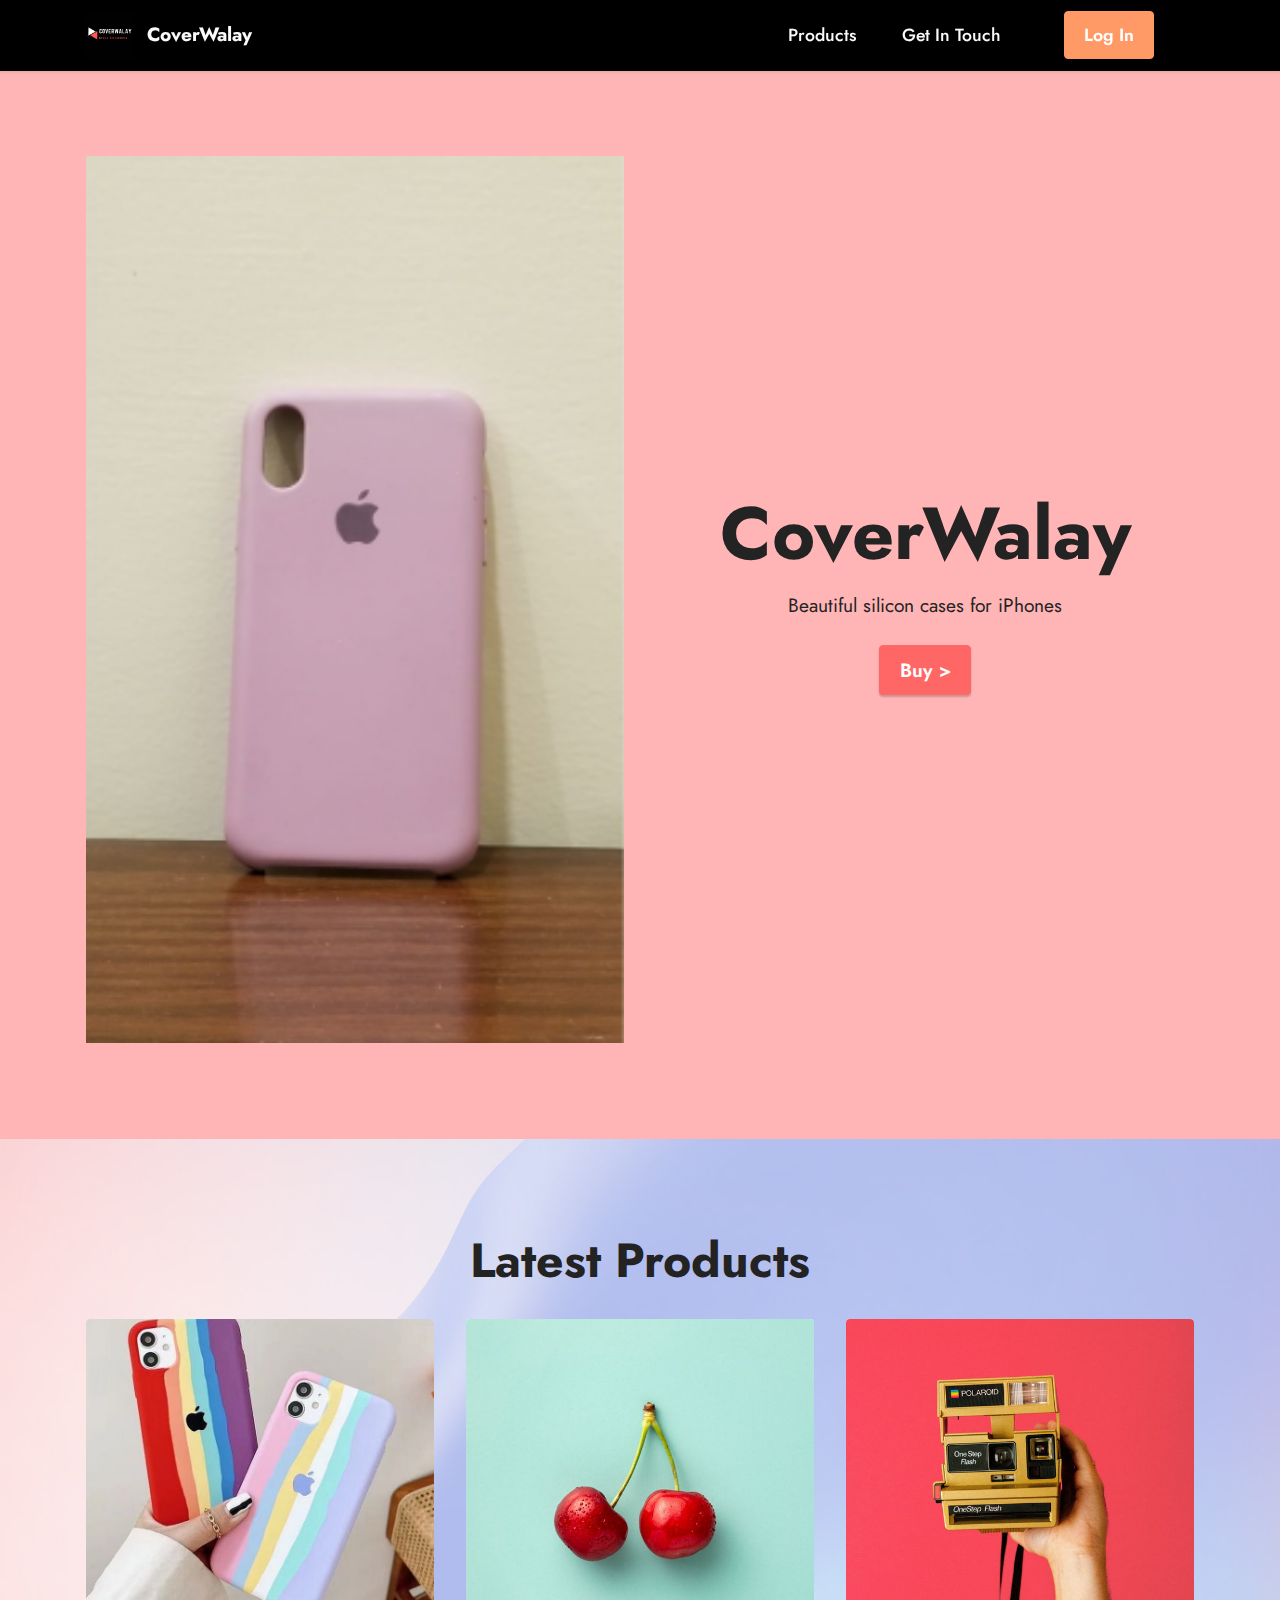
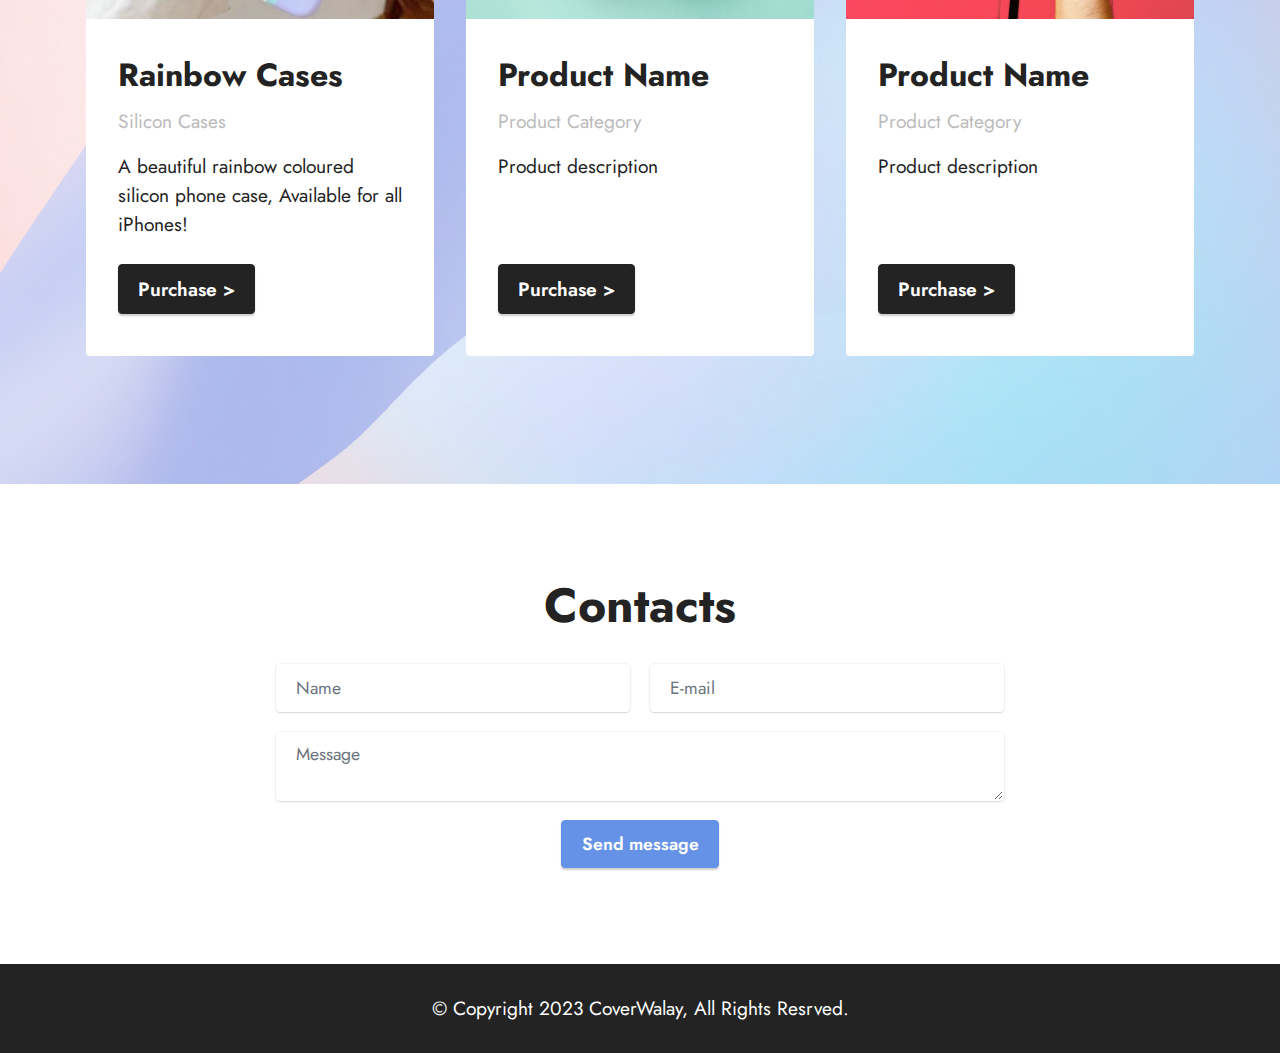
<file: index.html>
<!DOCTYPE html>
<html  >
<head>
  <!-- Site made with Mobirise Website Builder v5.3.0, https://mobirise.com -->
  <meta charset="UTF-8">
  <meta http-equiv="X-UA-Compatible" content="IE=edge">
  <meta name="generator" content="Mobirise v5.3.0, mobirise.com">
  <meta name="twitter:card" content="summary_large_image"/>
  <meta name="twitter:image:src" content="assets/images/index-meta.jpeg">
  <meta property="og:image" content="assets/images/index-meta.jpeg">
  <meta name="twitter:title" content="Home - CoverWalay">
  <meta name="viewport" content="width=device-width, initial-scale=1, minimum-scale=1">
  <link rel="shortcut icon" href="assets/images/whatsapp-image-2021-04-25-at-10.02.28-pm-1.jpeg" type="image/x-icon">
  <meta name="description" content="CoverWalay ~ Beautiful Phone Cases For iPhones, With Free Delivery All Over Pakistan!">
  
  
  <title>Home - CoverWalay</title>
  <link rel="stylesheet" href="assets/tether/tether.min.css">
  <link rel="stylesheet" href="assets/bootstrap/css/bootstrap.min.css">
  <link rel="stylesheet" href="assets/bootstrap/css/bootstrap-grid.min.css">
  <link rel="stylesheet" href="assets/bootstrap/css/bootstrap-reboot.min.css">
  <link rel="stylesheet" href="assets/dropdown/css/style.css">
  <link rel="stylesheet" href="assets/formstyler/jquery.formstyler.css">
  <link rel="stylesheet" href="assets/formstyler/jquery.formstyler.theme.css">
  <link rel="stylesheet" href="assets/datepicker/jquery.datetimepicker.min.css">
  <link rel="stylesheet" href="assets/socicon/css/styles.css">
  <link rel="stylesheet" href="assets/theme/css/style.css">
  <link rel="preload" as="style" href="assets/mobirise/css/mbr-additional.css"><link rel="stylesheet" href="assets/mobirise/css/mbr-additional.css" type="text/css">
  
  
  
  
</head>
<body>
  
  <section class="menu menu2 cid-sw5hjPS1hu" once="menu" id="menu2-0">
    
    <nav class="navbar navbar-dropdown navbar-fixed-top navbar-expand-lg">
        <div class="container">
            <div class="navbar-brand">
                <span class="navbar-logo">
                    <a href="index.html">
                        <img src="assets/images/whatsapp-image-2021-04-25-at-10.02.28-pm-1.jpeg" alt="coverwalay logo" style="height: 3rem;">
                    </a>
                </span>
                <span class="navbar-caption-wrap"><a class="navbar-caption text-white text-primary display-7" href="index.html">CoverWalay</a></span>
            </div>
            <button class="navbar-toggler" type="button" data-toggle="collapse" data-target="#navbarSupportedContent" aria-controls="navbarNavAltMarkup" aria-expanded="false" aria-label="Toggle navigation">
                <div class="hamburger">
                    <span></span>
                    <span></span>
                    <span></span>
                    <span></span>
                </div>
            </button>
            <div class="collapse navbar-collapse" id="navbarSupportedContent">
                <ul class="navbar-nav nav-dropdown" data-app-modern-menu="true"><li class="nav-item"><a class="nav-link link text-white text-primary display-4" href="store.html#top">Products</a></li>
                    <li class="nav-item"><a class="nav-link link text-white text-primary display-4" href="index.html#form5-i">Get In Touch</a>
                    </li></ul>
                
                <div class="navbar-buttons mbr-section-btn"><a class="btn btn-danger display-4" href="/login" target="_blank">Log In</a></div>
            </div>
        </div>
    </nav>
</section>

<section class="header11 cid-sw5pWHvhxq" id="header11-2">

    

    

    <div class="container">
        <div class="row justify-content-center">
            <div class="col-12 col-md-6 image-wrapper">
                <img class="w-100" src="assets/images/img.png" alt="Mobirise">
            </div>
            <div class="col-12 col-md">
                <div class="text-wrapper text-center">
                    <h1 class="mbr-section-title mbr-fonts-style mb-3 display-1">
                        <strong>CoverWalay</strong></h1>
                    <p class="mbr-text mbr-fonts-style display-7">
                        Beautiful silicon cases for iPhones</p>
                    <div class="mbr-section-btn mt-3"><a class="btn btn-secondary display-7" href="store.html">Buy &gt;</a></div>
                </div>
            </div>
        </div>
    </div>
</section>

<section class="features4 cid-sw5qgzuOrH" id="features4-3">
    
    <div class="mbr-overlay"></div>
    <div class="container">
        <div class="mbr-section-head">
            <h4 class="mbr-section-title mbr-fonts-style align-center mb-0 display-2">
                <strong>Latest Products</strong></h4>
            
        </div>
        <div class="row mt-4">
            <div class="item features-image сol-12 col-md-6 col-lg-4">
                <div class="item-wrapper">
                    <div class="item-img">
                        <img src="assets/images/silicon-rainbow.jpg" alt="silicon-rainbow.jpg" title="">
                    </div>
                    <div class="item-content">
                        <h5 class="item-title mbr-fonts-style display-5"><strong>Rainbow Cases</strong></h5>
                        <h6 class="item-subtitle mbr-fonts-style mt-1 display-7">Silicon Cases</h6>
                        <p class="mbr-text mbr-fonts-style mt-3 display-7">A beautiful rainbow coloured silicon phone case, Available for all iPhones!</p>
                    </div>
                    <div class="mbr-section-btn item-footer mt-2"><a href="" class="btn item-btn btn-black display-7" target="_blank">Purchase &gt;</a></div>
                </div>
            </div>
            <div class="item features-image сol-12 col-md-6 col-lg-4">
                <div class="item-wrapper">
                    <div class="item-img">
                        <img src="assets/images/product3.jpg" alt="" title="">
                    </div>
                    <div class="item-content">
                        <h5 class="item-title mbr-fonts-style display-5"><strong>Product Name</strong></h5>
                        <h6 class="item-subtitle mbr-fonts-style mt-1 display-7">Product Category</h6>
                        <p class="mbr-text mbr-fonts-style mt-3 display-7">Product description</p>
                    </div>
                    <div class="mbr-section-btn item-footer mt-2"><a href="" class="btn item-btn btn-black display-7" target="_blank">Purchase &gt;</a></div>
                </div>
            </div>
            <div class="item features-image сol-12 col-md-6 col-lg-4">
                <div class="item-wrapper">
                    <div class="item-img">
                        <img src="assets/images/product1.jpg" alt="" title="">
                    </div>
                    <div class="item-content">
                        <h5 class="item-title mbr-fonts-style display-5"><strong>Product Name</strong></h5>
                        <h6 class="item-subtitle mbr-fonts-style mt-1 display-7">Product Category</h6>
                        <p class="mbr-text mbr-fonts-style mt-3 display-7">Product description<br></p>
                    </div>
                    <div class="mbr-section-btn item-footer mt-2"><a href="" class="btn item-btn btn-black display-7" target="_blank">Purchase &gt;</a></div>
                </div>
            </div>

        </div>
    </div>
</section>

<section class="form5 cid-sweXDounF7" id="form5-i">
    
    
    <div class="container">
        <div class="mbr-section-head">
            <h3 class="mbr-section-title mbr-fonts-style align-center mb-0 display-2">
                <strong>Contacts</strong>
            </h3>
            
        </div>
        <div class="row justify-content-center mt-4">
            <div class="col-lg-8 mx-auto mbr-form">
                <form action="https://formspree.io/f/mwkavqoe" method="POST" class="mbr-form form-with-styler">
                    <div class="row">
                        
                        <div hidden="hidden" data-form-alert-danger="" class="alert alert-danger col-12">Oops...! some
                            problem!</div>
                    </div>
                    <div class="dragArea row">
                        <div class="col-md col-sm-12 form-group" data-for="name">
                            <input type="text" name="name" placeholder="Name" data-form-field="name" class="form-control" value="" id="name-form5-i">
                        </div>
                        <div class="col-md col-sm-12 form-group" data-for="email">
                            <input type="email" name="email" placeholder="E-mail" data-form-field="email" class="form-control" value="" id="email-form5-i">
                        </div>
                        
                        <div class="col-12 form-group" data-for="textarea">
                            <textarea name="textarea" placeholder="Message" data-form-field="textarea" class="form-control" id="textarea-form5-i"></textarea>
                        </div>
                        <div class="col-lg-12 col-md-12 col-sm-12 align-center mbr-section-btn">
                            <button type="submit" class="btn btn-primary display-4">Send message</button>
                        </div>
                    </div>
                </form>
            </div>
        </div>
    </div>
</section>

<section class="footer7 cid-sw5ssYPwPZ" once="footers" id="footer7-5">

    

    

    <div class="container">
        <div class="media-container-row align-center mbr-white">
            <div class="col-12">
                <p class="mbr-text mb-0 mbr-fonts-style display-7">
                    © Copyright 2023 CoverWalay, All Rights Resrved.</p>
            </div>
        </div>
    </div>
</section>
</body>
</html>
</file>
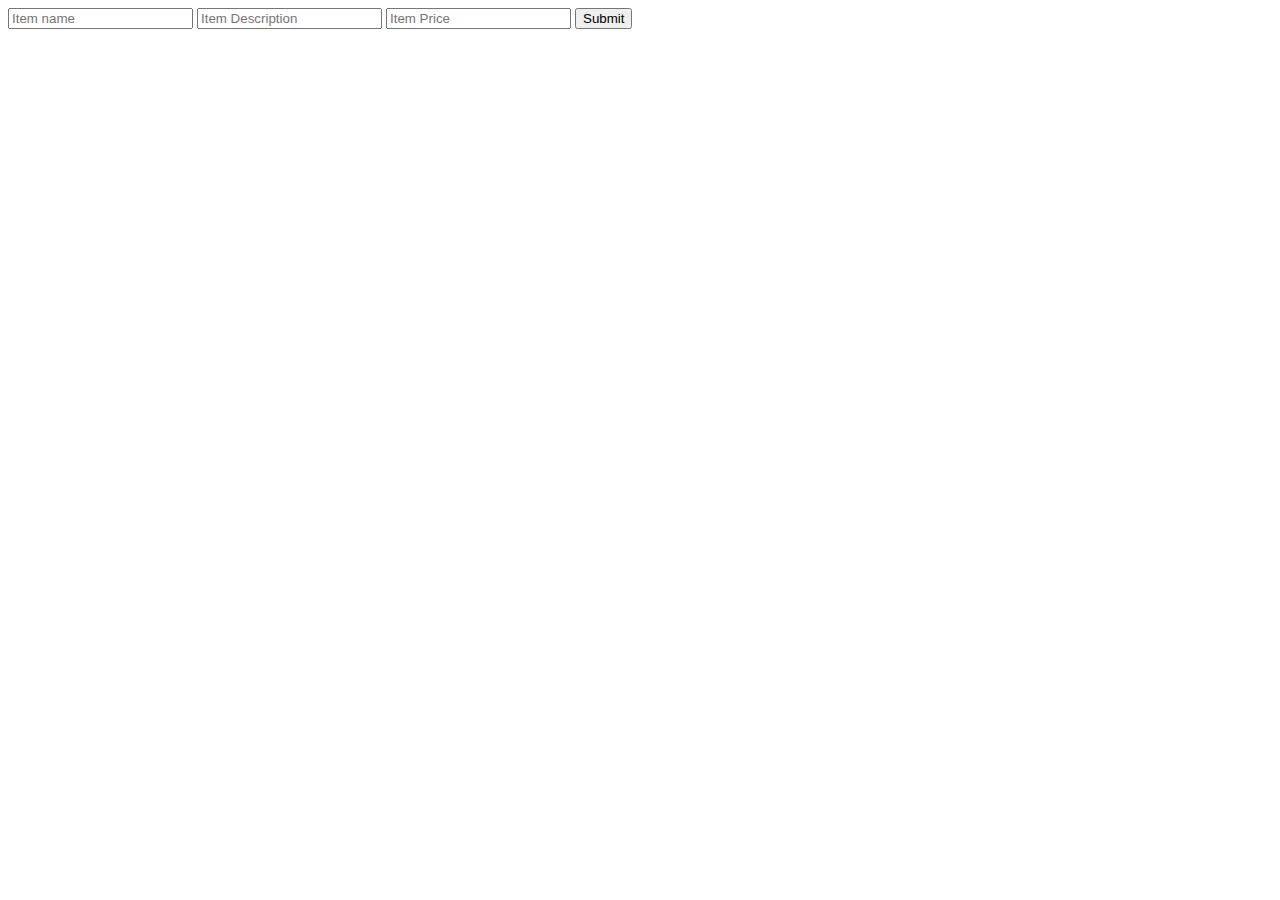
<file: admin/index.html>
<!DOCTYPE html>
<html lang="en">
<head>
    <script defer src="newItem.js"></script>
    <meta charset="UTF-8">
    <title>Add New Item</title>
</head>
<body>
    <div id="container">
        <form action="" method="POST"></form>
        <input type="text" id="itemName" placeholder="Item name">
        <input type="text" id="itemDescription" placeholder="Item Description">
        <input type="number" id="itemPrice" placeholder="Item Price">
        <input type="submit" id="submitButton">
    </div>
</body>
</html>
</file>
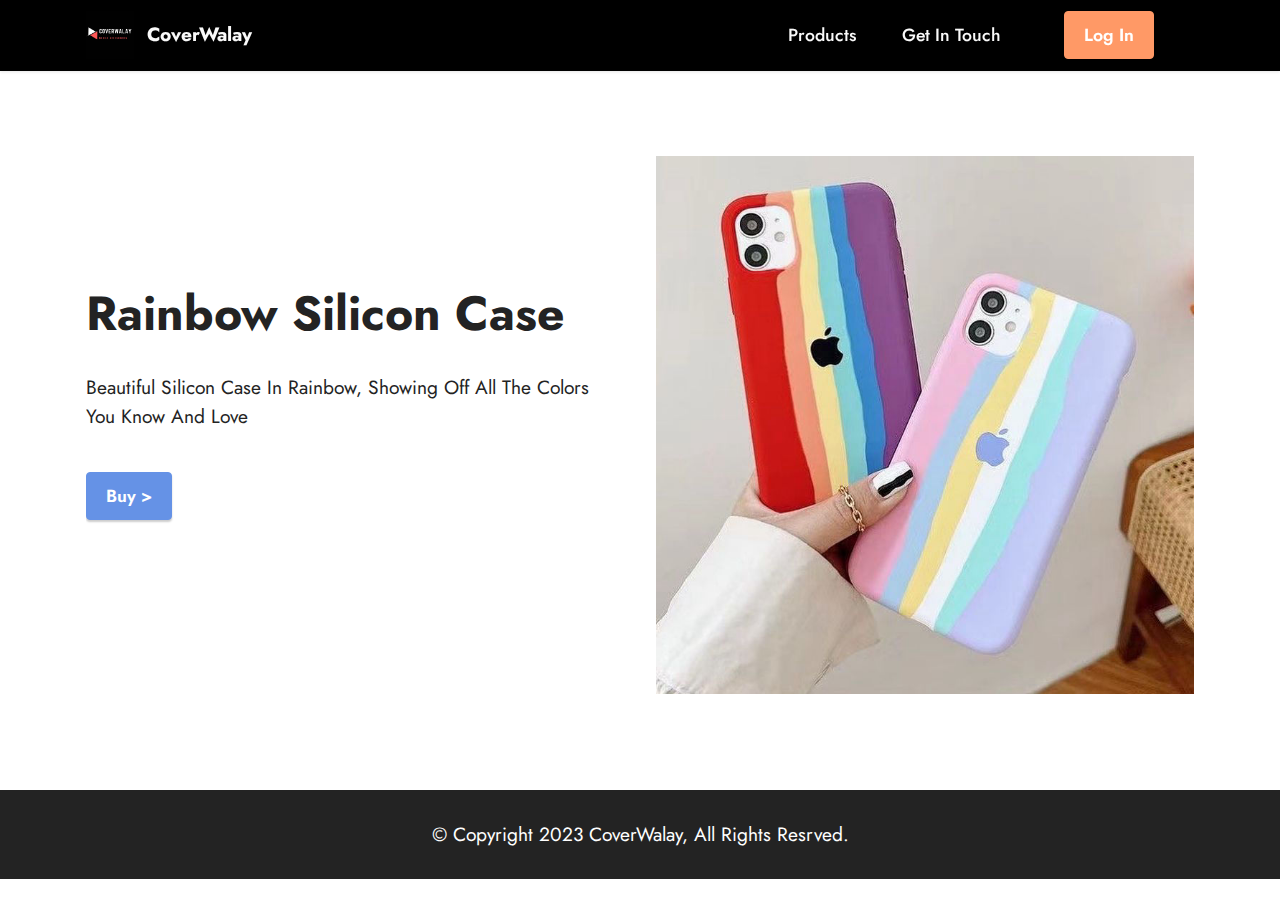
<file: product-name-product-id.html>
<!DOCTYPE html>
<html  >
<head>
  <!-- Site made with Mobirise Website Builder v5.3.0, https://mobirise.com -->
  <meta charset="UTF-8">
  <meta http-equiv="X-UA-Compatible" content="IE=edge">
  <meta name="generator" content="Mobirise v5.3.0, mobirise.com">
  <meta name="viewport" content="width=device-width, initial-scale=1, minimum-scale=1">
  <link rel="shortcut icon" href="assets/images/whatsapp-image-2021-04-25-at-10.02.28-pm-1.jpeg" type="image/x-icon">
  <meta name="description" content="">
  
  
  <title>Product Page - CoverWalay</title>
  <link rel="stylesheet" href="assets/web/assets/mobirise-icons2/mobirise2.css">
  <link rel="stylesheet" href="assets/tether/tether.min.css">
  <link rel="stylesheet" href="assets/bootstrap/css/bootstrap.min.css">
  <link rel="stylesheet" href="assets/bootstrap/css/bootstrap-grid.min.css">
  <link rel="stylesheet" href="assets/bootstrap/css/bootstrap-reboot.min.css">
  <link rel="stylesheet" href="assets/dropdown/css/style.css">
  <link rel="stylesheet" href="assets/socicon/css/styles.css">
  <link rel="stylesheet" href="assets/theme/css/style.css">
  <link rel="preload" as="style" href="assets/mobirise/css/mbr-additional.css"><link rel="stylesheet" href="assets/mobirise/css/mbr-additional.css" type="text/css">
  
  
  
  
</head>
<body>
  
  <section class="menu menu2 cid-sw5hjPS1hu" once="menu" id="menu2-9">
    
    <nav class="navbar navbar-dropdown navbar-fixed-top navbar-expand-lg">
        <div class="container">
            <div class="navbar-brand">
                <span class="navbar-logo">
                    <a href="index.html">
                        <img src="assets/images/whatsapp-image-2021-04-25-at-10.02.28-pm-1.jpeg" alt="coverwalay logo" style="height: 3rem;">
                    </a>
                </span>
                <span class="navbar-caption-wrap"><a class="navbar-caption text-white text-primary display-7" href="index.html">CoverWalay</a></span>
            </div>
            <button class="navbar-toggler" type="button" data-toggle="collapse" data-target="#navbarSupportedContent" aria-controls="navbarNavAltMarkup" aria-expanded="false" aria-label="Toggle navigation">
                <div class="hamburger">
                    <span></span>
                    <span></span>
                    <span></span>
                    <span></span>
                </div>
            </button>
            <div class="collapse navbar-collapse" id="navbarSupportedContent">
                <ul class="navbar-nav nav-dropdown" data-app-modern-menu="true"><li class="nav-item"><a class="nav-link link text-white text-primary display-4" href="store.html#top">Products</a></li>
                    <li class="nav-item"><a class="nav-link link text-white text-primary display-4" href="index.html#form5-i">Get In Touch</a>
                    </li></ul>
                
                <div class="navbar-buttons mbr-section-btn"><a class="btn btn-danger display-4" href="/login" target="_blank">Log In</a></div>
            </div>
        </div>
    </nav>
</section>

<section class="features11 cid-sweSM9ikFY" id="features12-c">

    
    
    <div class="container">
        <div class="row align-items-center">
            <div class="col-12 col-lg">
                <div class="card-wrapper">
                    <div class="card-box">
                        <h4 class="card-title mbr-fonts-style mb-4 display-2">
                            <strong>Rainbow Silicon Case</strong></h4>
                        <p class="mbr-text mbr-fonts-style mb-4 display-7">Beautiful Silicon Case In Rainbow, Showing Off All The Colors You Know And Love&nbsp;</p>
                        <div class="mbr-text mbr-fonts-style counter-container display-7"></div>
                        <div class="mbr-section-btn mb-4"><a class="btn btn-primary display-4" href="https://mobiri.se">Buy &gt;</a></div>
                    </div>
                </div>
            </div>
            <div class="col-12 col-lg-6 md-pb">
                <div class="image-wrapper">
                    <img src="assets/images/silicon-rainbow-750x750.jpg" alt="Mobirise">
                </div>
            </div>
        </div>
    </div>
</section>

<section class="footer7 cid-sw5ssYPwPZ" once="footers" id="footer7-a">

    

    

    <div class="container">
        <div class="media-container-row align-center mbr-white">
            <div class="col-12">
                <p class="mbr-text mb-0 mbr-fonts-style display-7">
                    © Copyright 2023 CoverWalay, All Rights Resrved.</p>
            </div>
        </div>
    </div>
</section>
</body>
</html>
</file>
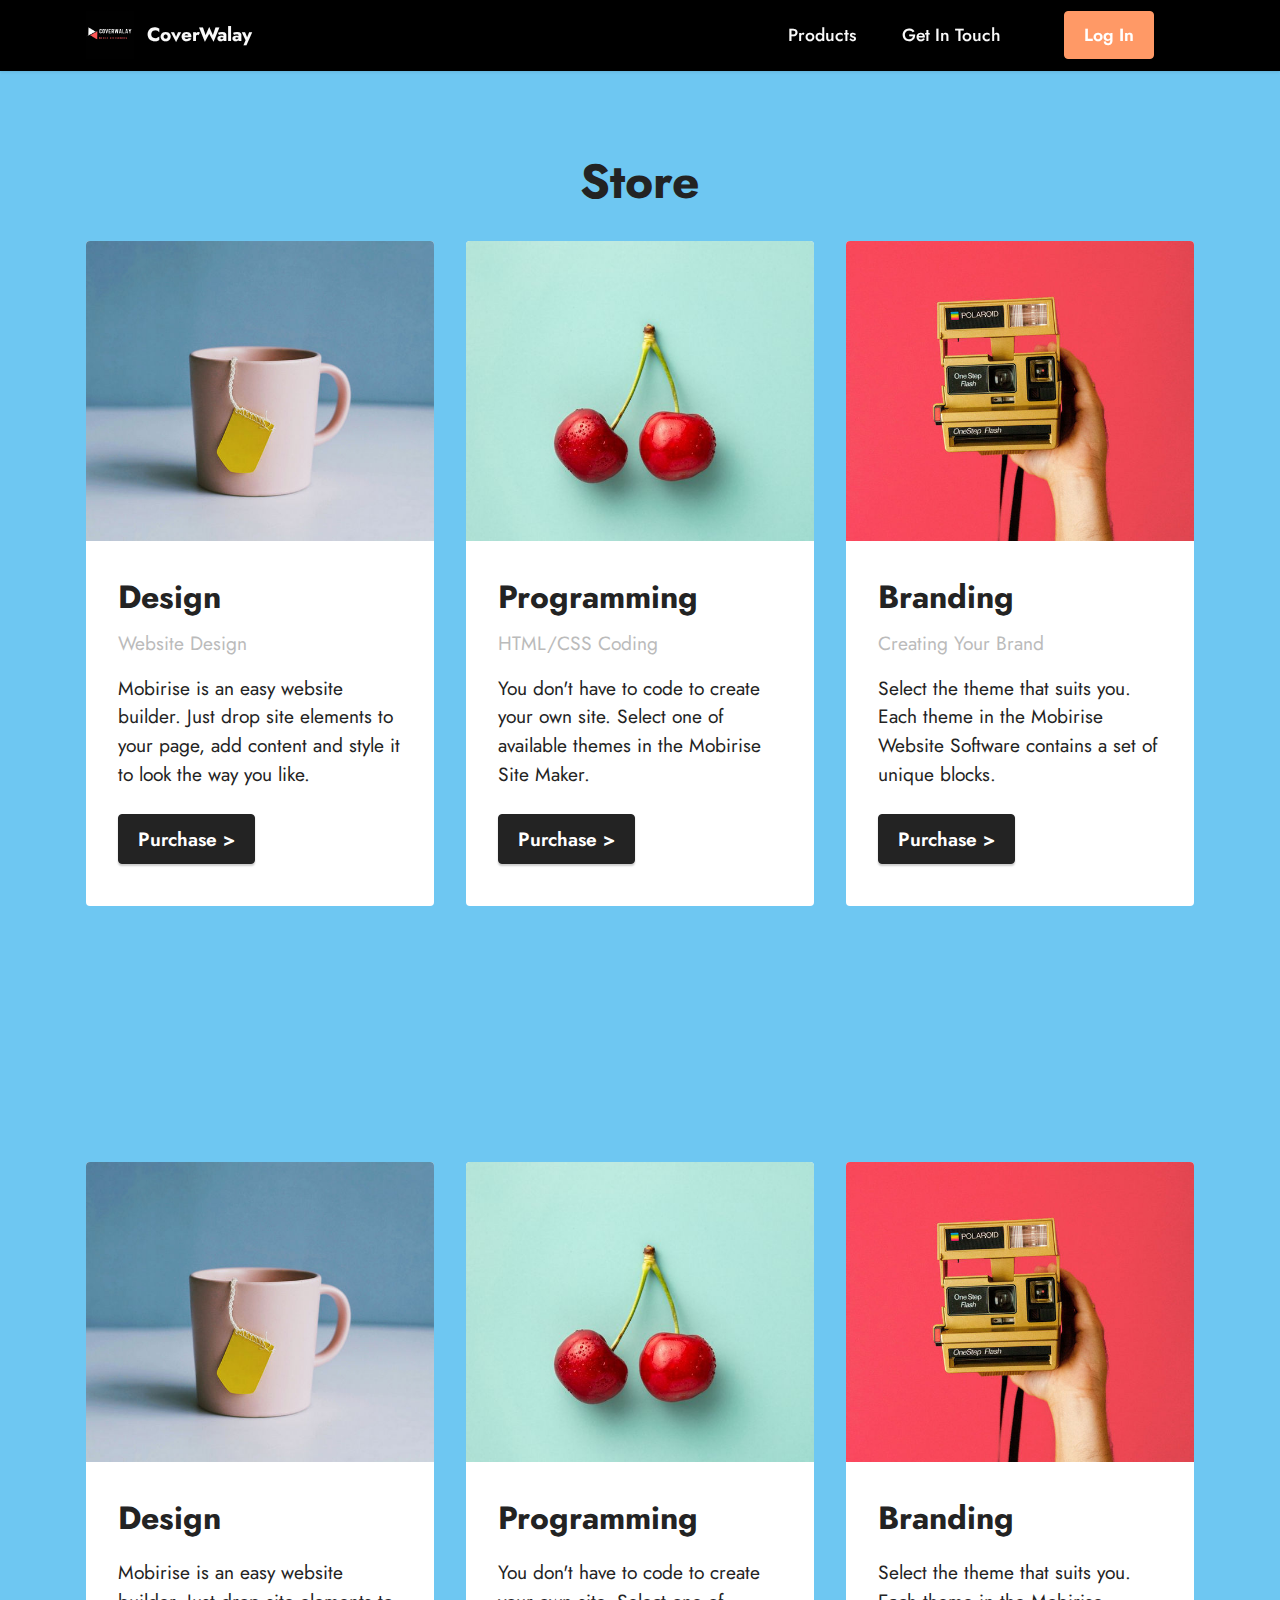
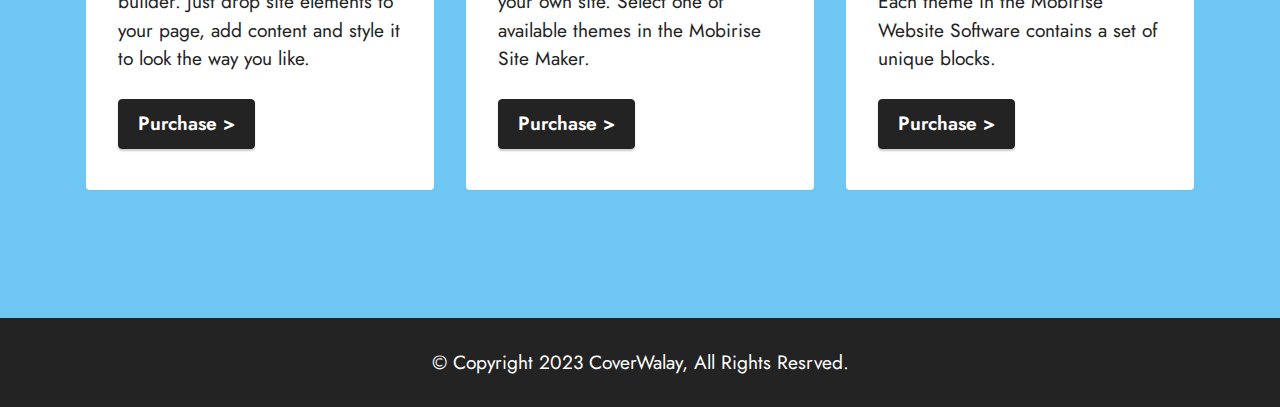
<file: store.html>
<!DOCTYPE html>
<html  >
<head>
  <!-- Site made with Mobirise Website Builder v5.3.0, https://mobirise.com -->
  <meta charset="UTF-8">
  <meta http-equiv="X-UA-Compatible" content="IE=edge">
  <meta name="generator" content="Mobirise v5.3.0, mobirise.com">
  <meta name="viewport" content="width=device-width, initial-scale=1, minimum-scale=1">
  <link rel="shortcut icon" href="assets/images/whatsapp-image-2021-04-25-at-10.02.28-pm-1.jpeg" type="image/x-icon">
  <meta name="description" content="">
  
  
  <title>Store - CoverWalay</title>
  <link rel="stylesheet" href="assets/tether/tether.min.css">
  <link rel="stylesheet" href="assets/bootstrap/css/bootstrap.min.css">
  <link rel="stylesheet" href="assets/bootstrap/css/bootstrap-grid.min.css">
  <link rel="stylesheet" href="assets/bootstrap/css/bootstrap-reboot.min.css">
  <link rel="stylesheet" href="assets/dropdown/css/style.css">
  <link rel="stylesheet" href="assets/socicon/css/styles.css">
  <link rel="stylesheet" href="assets/theme/css/style.css">
  <link rel="preload" as="style" href="assets/mobirise/css/mbr-additional.css"><link rel="stylesheet" href="assets/mobirise/css/mbr-additional.css" type="text/css">
  
  
  
  
</head>
<body>
  
  <section class="menu menu2 cid-sw5hjPS1hu" once="menu" id="menu2-6">
    
    <nav class="navbar navbar-dropdown navbar-fixed-top navbar-expand-lg">
        <div class="container">
            <div class="navbar-brand">
                <span class="navbar-logo">
                    <a href="index.html">
                        <img src="assets/images/whatsapp-image-2021-04-25-at-10.02.28-pm-1.jpeg" alt="coverwalay logo" style="height: 3rem;">
                    </a>
                </span>
                <span class="navbar-caption-wrap"><a class="navbar-caption text-white text-primary display-7" href="index.html">CoverWalay</a></span>
            </div>
            <button class="navbar-toggler" type="button" data-toggle="collapse" data-target="#navbarSupportedContent" aria-controls="navbarNavAltMarkup" aria-expanded="false" aria-label="Toggle navigation">
                <div class="hamburger">
                    <span></span>
                    <span></span>
                    <span></span>
                    <span></span>
                </div>
            </button>
            <div class="collapse navbar-collapse" id="navbarSupportedContent">
                <ul class="navbar-nav nav-dropdown" data-app-modern-menu="true"><li class="nav-item"><a class="nav-link link text-white text-primary display-4" href="store.html#top">Products</a></li>
                    <li class="nav-item"><a class="nav-link link text-white text-primary display-4" href="index.html#form5-i">Get In Touch</a>
                    </li></ul>
                
                <div class="navbar-buttons mbr-section-btn"><a class="btn btn-danger display-4" href="/login" target="_blank">Log In</a></div>
            </div>
        </div>
    </nav>
</section>

<section class="features4 cid-sweRzQ5Kti" id="features4-8">
    
    
    <div class="container">
        <div class="mbr-section-head">
            <h4 class="mbr-section-title mbr-fonts-style align-center mb-0 display-2">
                <strong>Store</strong></h4>
            
        </div>
        <div class="row mt-4">
            <div class="item features-image сol-12 col-md-6 col-lg-4">
                <div class="item-wrapper">
                    <div class="item-img">
                        <img src="assets/images/product2.jpg" alt="" title="">
                    </div>
                    <div class="item-content">
                        <h5 class="item-title mbr-fonts-style display-5"><strong>Design</strong></h5>
                        <h6 class="item-subtitle mbr-fonts-style mt-1 display-7">Website Design</h6>
                        <p class="mbr-text mbr-fonts-style mt-3 display-7">Mobirise is an easy website builder. Just
                            drop site elements to your page, add content and style it to look the way you like.</p>
                    </div>
                    <div class="mbr-section-btn item-footer mt-2"><a href="" class="btn item-btn btn-black display-7" target="_blank">Purchase &gt;</a></div>
                </div>
            </div>
            <div class="item features-image сol-12 col-md-6 col-lg-4">
                <div class="item-wrapper">
                    <div class="item-img">
                        <img src="assets/images/product3.jpg" alt="" title="">
                    </div>
                    <div class="item-content">
                        <h5 class="item-title mbr-fonts-style display-5"><strong>Programming</strong></h5>
                        <h6 class="item-subtitle mbr-fonts-style mt-1 display-7">
                            HTML/CSS Coding</h6>
                        <p class="mbr-text mbr-fonts-style mt-3 display-7">You don't have to code to create your own
                            site. Select one of available themes in the Mobirise Site Maker.</p>
                    </div>
                    <div class="mbr-section-btn item-footer mt-2"><a href="" class="btn item-btn btn-black display-7" target="_blank">Purchase &gt;</a></div>
                </div>
            </div>
            <div class="item features-image сol-12 col-md-6 col-lg-4">
                <div class="item-wrapper">
                    <div class="item-img">
                        <img src="assets/images/product1.jpg" alt="" title="">
                    </div>
                    <div class="item-content">
                        <h5 class="item-title mbr-fonts-style display-5"><strong>Branding</strong></h5>
                        <h6 class="item-subtitle mbr-fonts-style mt-1 display-7">Creating Your Brand</h6>
                        <p class="mbr-text mbr-fonts-style mt-3 display-7">Select the theme that suits you. Each theme
                            in the Mobirise Website Software contains a set of unique blocks.<br></p>
                    </div>
                    <div class="mbr-section-btn item-footer mt-2"><a href="" class="btn item-btn btn-black display-7" target="_blank">Purchase &gt;</a></div>
                </div>
            </div>

        </div>
    </div>
</section>

<section class="features4 cid-sweS1zcYn8" id="features4-b">
    
    
    <div class="container">
        
        <div class="row mt-4">
            <div class="item features-image сol-12 col-md-6 col-lg-4">
                <div class="item-wrapper">
                    <div class="item-img">
                        <img src="assets/images/product2.jpg" alt="" title="">
                    </div>
                    <div class="item-content">
                        <h5 class="item-title mbr-fonts-style display-5"><strong>Design</strong></h5>
                        
                        <p class="mbr-text mbr-fonts-style mt-3 display-7">Mobirise is an easy website builder. Just
                            drop site elements to your page, add content and style it to look the way you like.</p>
                    </div>
                    <div class="mbr-section-btn item-footer mt-2"><a href="" class="btn item-btn btn-black display-7" target="_blank">Purchase &gt;</a></div>
                </div>
            </div>
            <div class="item features-image сol-12 col-md-6 col-lg-4">
                <div class="item-wrapper">
                    <div class="item-img">
                        <img src="assets/images/product3.jpg" alt="" title="">
                    </div>
                    <div class="item-content">
                        <h5 class="item-title mbr-fonts-style display-5"><strong>Programming</strong></h5>
                        
                        <p class="mbr-text mbr-fonts-style mt-3 display-7">You don't have to code to create your own
                            site. Select one of available themes in the Mobirise Site Maker.</p>
                    </div>
                    <div class="mbr-section-btn item-footer mt-2"><a href="" class="btn item-btn btn-black display-7" target="_blank">Purchase &gt;</a></div>
                </div>
            </div>
            <div class="item features-image сol-12 col-md-6 col-lg-4">
                <div class="item-wrapper">
                    <div class="item-img">
                        <img src="assets/images/product1.jpg" alt="" title="">
                    </div>
                    <div class="item-content">
                        <h5 class="item-title mbr-fonts-style display-5"><strong>Branding</strong></h5>
                        
                        <p class="mbr-text mbr-fonts-style mt-3 display-7">Select the theme that suits you. Each theme
                            in the Mobirise Website Software contains a set of unique blocks.<br></p>
                    </div>
                    <div class="mbr-section-btn item-footer mt-2"><a href="" class="btn item-btn btn-black display-7" target="_blank">Purchase &gt;</a></div>
                </div>
            </div>

        </div>
    </div>
</section>

<section class="footer7 cid-sw5ssYPwPZ" once="footers" id="footer7-7">

    

    

    <div class="container">
        <div class="media-container-row align-center mbr-white">
            <div class="col-12">
                <p class="mbr-text mb-0 mbr-fonts-style display-7">
                    © Copyright 2023 CoverWalay, All Rights Resrved.</p>
            </div>
        </div>
    </div>
</section>
</body>
</html>
</file>
<file: assets/dropdown/css/style.css>
.navbar-dropdown {
  left: 0;
  padding: 0;
  position: absolute;
  right: 0;
  top: 0;
  transition: all 0.45s ease;
  z-index: 1030;
  background: #282828; }
  .navbar-dropdown .navbar-logo {
    margin-right: 0.8rem;
    transition: margin 0.3s ease-in-out;
    vertical-align: middle; }
    .navbar-dropdown .navbar-logo img {
      height: 3.125rem;
      transition: all 0.3s ease-in-out; }
    .navbar-dropdown .navbar-logo.mbr-iconfont {
      font-size: 3.125rem;
      line-height: 3.125rem; }
  .navbar-dropdown .navbar-caption {
    font-weight: 700;
    white-space: normal;
    vertical-align: -4px;
    line-height: 3.125rem !important; }
    .navbar-dropdown .navbar-caption, .navbar-dropdown .navbar-caption:hover {
      color: inherit;
      text-decoration: none; }
  .navbar-dropdown .mbr-iconfont + .navbar-caption {
    vertical-align: -1px; }
  .navbar-dropdown.navbar-fixed-top {
    position: fixed; }
  .navbar-dropdown .navbar-brand span {
    vertical-align: -4px; }
  .navbar-dropdown.bg-color.transparent {
    background: none; }
  .navbar-dropdown.navbar-short .navbar-brand {
    padding: 0.625rem 0; }
    .navbar-dropdown.navbar-short .navbar-brand span {
      vertical-align: -1px; }
  .navbar-dropdown.navbar-short .navbar-caption {
    line-height: 2.375rem !important;
    vertical-align: -2px; }
  .navbar-dropdown.navbar-short .navbar-logo {
    margin-right: 0.5rem; }
    .navbar-dropdown.navbar-short .navbar-logo img {
      height: 2.375rem; }
    .navbar-dropdown.navbar-short .navbar-logo.mbr-iconfont {
      font-size: 2.375rem;
      line-height: 2.375rem; }
  .navbar-dropdown.navbar-short .mbr-table-cell {
    height: 3.625rem; }
  .navbar-dropdown .navbar-close {
    left: 0.6875rem;
    position: fixed;
    top: 0.75rem;
    z-index: 1000; }
  .navbar-dropdown .hamburger-icon {
    content: "";
    display: inline-block;
    vertical-align: middle;
    width: 16px;
    -webkit-box-shadow: 0 -6px 0 1px #282828,0 0 0 1px #282828,0 6px 0 1px #282828;
    -moz-box-shadow: 0 -6px 0 1px #282828,0 0 0 1px #282828,0 6px 0 1px #282828;
    box-shadow: 0 -6px 0 1px #282828,0 0 0 1px #282828,0 6px 0 1px #282828; }

.dropdown-menu .dropdown-toggle[data-toggle="dropdown-submenu"]::after {
  border-bottom: 0.35em solid transparent;
  border-left: 0.35em solid;
  border-right: 0;
  border-top: 0.35em solid transparent;
  margin-left: 0.3rem; }

.dropdown-menu .dropdown-item:focus {
  outline: 0; }

.nav-dropdown {
  font-size: 0.75rem;
  font-weight: 500;
  height: auto !important; }
  .nav-dropdown .nav-btn {
    padding-left: 1rem; }
  .nav-dropdown .link {
    margin: .667em 1.667em;
    font-weight: 500;
    padding: 0;
    transition: color .2s ease-in-out; }
    .nav-dropdown .link.dropdown-toggle {
      margin-right: 2.583em; }
      .nav-dropdown .link.dropdown-toggle::after {
        margin-left: .25rem;
        border-top: 0.35em solid;
        border-right: 0.35em solid transparent;
        border-left: 0.35em solid transparent;
        border-bottom: 0; }
      .nav-dropdown .link.dropdown-toggle[aria-expanded="true"] {
        margin: 0;
        padding: 0.667em 3.263em  0.667em 1.667em; }
  .nav-dropdown .link::after,
  .nav-dropdown .dropdown-item::after {
    color: inherit; }
  .nav-dropdown .btn {
    font-size: 0.75rem;
    font-weight: 700;
    letter-spacing: 0;
    margin-bottom: 0;
    padding-left: 1.25rem;
    padding-right: 1.25rem; }
  .nav-dropdown .dropdown-menu {
    border-radius: 0;
    border: 0;
    left: 0;
    margin: 0;
    padding-bottom: 1.25rem;
    padding-top: 1.25rem;
    position: relative; }
  .nav-dropdown .dropdown-submenu {
    margin-left: 0.125rem;
    top: 0; }
  .nav-dropdown .dropdown-item {
    font-weight: 500;
    line-height: 2;
    padding: 0.3846em 4.615em 0.3846em 1.5385em;
    position: relative;
    transition: color .2s ease-in-out, background-color .2s ease-in-out; }
    .nav-dropdown .dropdown-item::after {
      margin-top: -0.3077em;
      position: absolute;
      right: 1.1538em;
      top: 50%; }
    .nav-dropdown .dropdown-item:focus, .nav-dropdown .dropdown-item:hover {
      background: none; }

@media (max-width: 767px) {
  .nav-dropdown.navbar-toggleable-sm {
    bottom: 0;
    display: none;
    left: 0;
    overflow-x: hidden;
    position: fixed;
    top: 0;
    transform: translateX(-100%);
    -ms-transform: translateX(-100%);
    -webkit-transform: translateX(-100%);
    width: 18.75rem;
    z-index: 999; } }
.nav-dropdown.navbar-toggleable-xl {
  bottom: 0;
  display: none;
  left: 0;
  overflow-x: hidden;
  position: fixed;
  top: 0;
  transform: translateX(-100%);
  -ms-transform: translateX(-100%);
  -webkit-transform: translateX(-100%);
  width: 18.75rem;
  z-index: 999; }

.nav-dropdown-sm {
  display: block !important;
  overflow-x: hidden;
  overflow: auto;
  padding-top: 3.875rem; }
  .nav-dropdown-sm::after {
    content: "";
    display: block;
    height: 3rem;
    width: 100%; }
  .nav-dropdown-sm.collapse.in ~ .navbar-close {
    display: block !important; }
  .nav-dropdown-sm.collapsing, .nav-dropdown-sm.collapse.in {
    transform: translateX(0);
    -ms-transform: translateX(0);
    -webkit-transform: translateX(0);
    transition: all 0.25s ease-out;
    -webkit-transition: all 0.25s ease-out;
    background: #282828; }
  .nav-dropdown-sm.collapsing[aria-expanded="false"] {
    transform: translateX(-100%);
    -ms-transform: translateX(-100%);
    -webkit-transform: translateX(-100%); }
  .nav-dropdown-sm .nav-item {
    display: block;
    margin-left: 0 !important;
    padding-left: 0; }
  .nav-dropdown-sm .link,
  .nav-dropdown-sm .dropdown-item {
    border-top: 1px dotted rgba(255, 255, 255, 0.1);
    font-size: 0.8125rem;
    line-height: 1.6;
    margin: 0 !important;
    padding: 0.875rem 2.4rem 0.875rem 1.5625rem !important;
    position: relative;
    white-space: normal; }
    .nav-dropdown-sm .link:focus, .nav-dropdown-sm .link:hover,
    .nav-dropdown-sm .dropdown-item:focus,
    .nav-dropdown-sm .dropdown-item:hover {
      background: rgba(0, 0, 0, 0.2) !important;
      color: #c0a375; }
  .nav-dropdown-sm .nav-btn {
    position: relative;
    padding: 1.5625rem 1.5625rem 0 1.5625rem; }
    .nav-dropdown-sm .nav-btn::before {
      border-top: 1px dotted rgba(255, 255, 255, 0.1);
      content: "";
      left: 0;
      position: absolute;
      top: 0;
      width: 100%; }
    .nav-dropdown-sm .nav-btn + .nav-btn {
      padding-top: 0.625rem; }
      .nav-dropdown-sm .nav-btn + .nav-btn::before {
        display: none; }
  .nav-dropdown-sm .btn {
    padding: 0.625rem 0; }
  .nav-dropdown-sm .dropdown-toggle[data-toggle="dropdown-submenu"]::after {
    margin-left: .25rem;
    border-top: 0.35em solid;
    border-right: 0.35em solid transparent;
    border-left: 0.35em solid transparent;
    border-bottom: 0; }
  .nav-dropdown-sm .dropdown-toggle[data-toggle="dropdown-submenu"][aria-expanded="true"]::after {
    border-top: 0;
    border-right: 0.35em solid transparent;
    border-left: 0.35em solid transparent;
    border-bottom: 0.35em solid; }
  .nav-dropdown-sm .dropdown-menu {
    margin: 0;
    padding: 0;
    position: relative;
    top: 0;
    left: 0;
    width: 100%;
    border: 0;
    float: none;
    border-radius: 0;
    background: none; }
  .nav-dropdown-sm .dropdown-submenu {
    left: 100%;
    margin-left: 0.125rem;
    margin-top: -1.25rem;
    top: 0; }

.navbar-toggleable-sm .nav-dropdown .dropdown-menu {
  position: absolute; }

.navbar-toggleable-sm .nav-dropdown .dropdown-submenu {
  left: 100%;
  margin-left: 0.125rem;
  margin-top: -1.25rem;
  top: 0; }

.navbar-toggleable-sm.opened .nav-dropdown .dropdown-menu {
  position: relative; }

.navbar-toggleable-sm.opened .nav-dropdown .dropdown-submenu {
  left: 0;
  margin-left: 00rem;
  margin-top: 0rem;
  top: 0; }

.is-builder .nav-dropdown.collapsing {
  transition: none !important; }

/*# sourceMappingURL=style.css.map */
</file>
<file: assets/socicon/css/styles.css>
@charset "UTF-8";

@font-face {
  font-family: 'Socicon';
  src:  url('../fonts/socicon.eot');
  src:  url('../fonts/socicon.eot?#iefix') format('embedded-opentype'),
    url('../fonts/socicon.woff2') format('woff2'),
    url('../fonts/socicon.ttf') format('truetype'),
    url('../fonts/socicon.woff') format('woff'),
    url('../fonts/socicon.svg#socicon') format('svg');
  font-weight: normal;
  font-style: normal;
  font-display: swap;
}

[data-icon]:before {
  font-family: "socicon" !important;
  content: attr(data-icon);
  font-style: normal !important;
  font-weight: normal !important;
  font-variant: normal !important;
  text-transform: none !important;
  speak: none;
  line-height: 1;
  -webkit-font-smoothing: antialiased;
  -moz-osx-font-smoothing: grayscale;
}

[class^="socicon-"], [class*=" socicon-"] {
  /* use !important to prevent issues with browser extensions that change fonts */
  font-family: 'Socicon' !important;
  speak: none;
  font-style: normal;
  font-weight: normal;
  font-variant: normal;
  text-transform: none;
  line-height: 1;

  /* Better Font Rendering =========== */
  -webkit-font-smoothing: antialiased;
  -moz-osx-font-smoothing: grayscale;
}

.socicon-eitaa:before {
  content: "\e97c";
}
.socicon-soroush:before {
  content: "\e97d";
}
.socicon-bale:before {
  content: "\e97e";
}
.socicon-zazzle:before {
  content: "\e97b";
}
.socicon-society6:before {
  content: "\e97a";
}
.socicon-redbubble:before {
  content: "\e979";
}
.socicon-avvo:before {
  content: "\e978";
}
.socicon-stitcher:before {
  content: "\e977";
}
.socicon-googlehangouts:before {
  content: "\e974";
}
.socicon-dlive:before {
  content: "\e975";
}
.socicon-vsco:before {
  content: "\e976";
}
.socicon-flipboard:before {
  content: "\e973";
}
.socicon-ubuntu:before {
  content: "\e958";
}
.socicon-artstation:before {
  content: "\e959";
}
.socicon-invision:before {
  content: "\e95a";
}
.socicon-torial:before {
  content: "\e95b";
}
.socicon-collectorz:before {
  content: "\e95c";
}
.socicon-seenthis:before {
  content: "\e95d";
}
.socicon-googleplaymusic:before {
  content: "\e95e";
}
.socicon-debian:before {
  content: "\e95f";
}
.socicon-filmfreeway:before {
  content: "\e960";
}
.socicon-gnome:before {
  content: "\e961";
}
.socicon-itchio:before {
  content: "\e962";
}
.socicon-jamendo:before {
  content: "\e963";
}
.socicon-mix:before {
  content: "\e964";
}
.socicon-sharepoint:before {
  content: "\e965";
}
.socicon-tinder:before {
  content: "\e966";
}
.socicon-windguru:before {
  content: "\e967";
}
.socicon-cdbaby:before {
  content: "\e968";
}
.socicon-elementaryos:before {
  content: "\e969";
}
.socicon-stage32:before {
  content: "\e96a";
}
.socicon-tiktok:before {
  content: "\e96b";
}
.socicon-gitter:before {
  content: "\e96c";
}
.socicon-letterboxd:before {
  content: "\e96d";
}
.socicon-threema:before {
  content: "\e96e";
}
.socicon-splice:before {
  content: "\e96f";
}
.socicon-metapop:before {
  content: "\e970";
}
.socicon-naver:before {
  content: "\e971";
}
.socicon-remote:before {
  content: "\e972";
}
.socicon-internet:before {
  content: "\e957";
}
.socicon-moddb:before {
  content: "\e94b";
}
.socicon-indiedb:before {
  content: "\e94c";
}
.socicon-traxsource:before {
  content: "\e94d";
}
.socicon-gamefor:before {
  content: "\e94e";
}
.socicon-pixiv:before {
  content: "\e94f";
}
.socicon-myanimelist:before {
  content: "\e950";
}
.socicon-blackberry:before {
  content: "\e951";
}
.socicon-wickr:before {
  content: "\e952";
}
.socicon-spip:before {
  content: "\e953";
}
.socicon-napster:before {
  content: "\e954";
}
.socicon-beatport:before {
  content: "\e955";
}
.socicon-hackerone:before {
  content: "\e956";
}
.socicon-hackernews:before {
  content: "\e946";
}
.socicon-smashwords:before {
  content: "\e947";
}
.socicon-kobo:before {
  content: "\e948";
}
.socicon-bookbub:before {
  content: "\e949";
}
.socicon-mailru:before {
  content: "\e94a";
}
.socicon-gitlab:before {
  content: "\e945";
}
.socicon-instructables:before {
  content: "\e944";
}
.socicon-portfolio:before {
  content: "\e943";
}
.socicon-codered:before {
  content: "\e940";
}
.socicon-origin:before {
  content: "\e941";
}
.socicon-nextdoor:before {
  content: "\e942";
}
.socicon-udemy:before {
  content: "\e93f";
}
.socicon-livemaster:before {
  content: "\e93e";
}
.socicon-crunchbase:before {
  content: "\e93b";
}
.socicon-homefy:before {
  content: "\e93c";
}
.socicon-calendly:before {
  content: "\e93d";
}
.socicon-realtor:before {
  content: "\e90f";
}
.socicon-tidal:before {
  content: "\e910";
}
.socicon-qobuz:before {
  content: "\e911";
}
.socicon-natgeo:before {
  content: "\e912";
}
.socicon-mastodon:before {
  content: "\e913";
}
.socicon-unsplash:before {
  content: "\e914";
}
.socicon-homeadvisor:before {
  content: "\e915";
}
.socicon-angieslist:before {
  content: "\e916";
}
.socicon-codepen:before {
  content: "\e917";
}
.socicon-slack:before {
  content: "\e918";
}
.socicon-openaigym:before {
  content: "\e919";
}
.socicon-logmein:before {
  content: "\e91a";
}
.socicon-fiverr:before {
  content: "\e91b";
}
.socicon-gotomeeting:before {
  content: "\e91c";
}
.socicon-aliexpress:before {
  content: "\e91d";
}
.socicon-guru:before {
  content: "\e91e";
}
.socicon-appstore:before {
  content: "\e91f";
}
.socicon-homes:before {
  content: "\e920";
}
.socicon-zoom:before {
  content: "\e921";
}
.socicon-alibaba:before {
  content: "\e922";
}
.socicon-craigslist:before {
  content: "\e923";
}
.socicon-wix:before {
  content: "\e924";
}
.socicon-redfin:before {
  content: "\e925";
}
.socicon-googlecalendar:before {
  content: "\e926";
}
.socicon-shopify:before {
  content: "\e927";
}
.socicon-freelancer:before {
  content: "\e928";
}
.socicon-seedrs:before {
  content: "\e929";
}
.socicon-bing:before {
  content: "\e92a";
}
.socicon-doodle:before {
  content: "\e92b";
}
.socicon-bonanza:before {
  content: "\e92c";
}
.socicon-squarespace:before {
  content: "\e92d";
}
.socicon-toptal:before {
  content: "\e92e";
}
.socicon-gust:before {
  content: "\e92f";
}
.socicon-ask:before {
  content: "\e930";
}
.socicon-trulia:before {
  content: "\e931";
}
.socicon-loomly:before {
  content: "\e932";
}
.socicon-ghost:before {
  content: "\e933";
}
.socicon-upwork:before {
  content: "\e934";
}
.socicon-fundable:before {
  content: "\e935";
}
.socicon-booking:before {
  content: "\e936";
}
.socicon-googlemaps:before {
  content: "\e937";
}
.socicon-zillow:before {
  content: "\e938";
}
.socicon-niconico:before {
  content: "\e939";
}
.socicon-toneden:before {
  content: "\e93a";
}
.socicon-augment:before {
  content: "\e908";
}
.socicon-bitbucket:before {
  content: "\e909";
}
.socicon-fyuse:before {
  content: "\e90a";
}
.socicon-yt-gaming:before {
  content: "\e90b";
}
.socicon-sketchfab:before {
  content: "\e90c";
}
.socicon-mobcrush:before {
  content: "\e90d";
}
.socicon-microsoft:before {
  content: "\e90e";
}
.socicon-pandora:before {
  content: "\e907";
}
.socicon-messenger:before {
  content: "\e906";
}
.socicon-gamewisp:before {
  content: "\e905";
}
.socicon-bloglovin:before {
  content: "\e904";
}
.socicon-tunein:before {
  content: "\e903";
}
.socicon-gamejolt:before {
  content: "\e901";
}
.socicon-trello:before {
  content: "\e902";
}
.socicon-spreadshirt:before {
  content: "\e900";
}
.socicon-500px:before {
  content: "\e000";
}
.socicon-8tracks:before {
  content: "\e001";
}
.socicon-airbnb:before {
  content: "\e002";
}
.socicon-alliance:before {
  content: "\e003";
}
.socicon-amazon:before {
  content: "\e004";
}
.socicon-amplement:before {
  content: "\e005";
}
.socicon-android:before {
  content: "\e006";
}
.socicon-angellist:before {
  content: "\e007";
}
.socicon-apple:before {
  content: "\e008";
}
.socicon-appnet:before {
  content: "\e009";
}
.socicon-baidu:before {
  content: "\e00a";
}
.socicon-bandcamp:before {
  content: "\e00b";
}
.socicon-battlenet:before {
  content: "\e00c";
}
.socicon-mixer:before {
  content: "\e00d";
}
.socicon-bebee:before {
  content: "\e00e";
}
.socicon-bebo:before {
  content: "\e00f";
}
.socicon-behance:before {
  content: "\e010";
}
.socicon-blizzard:before {
  content: "\e011";
}
.socicon-blogger:before {
  content: "\e012";
}
.socicon-buffer:before {
  content: "\e013";
}
.socicon-chrome:before {
  content: "\e014";
}
.socicon-coderwall:before {
  content: "\e015";
}
.socicon-curse:before {
  content: "\e016";
}
.socicon-dailymotion:before {
  content: "\e017";
}
.socicon-deezer:before {
  content: "\e018";
}
.socicon-delicious:before {
  content: "\e019";
}
.socicon-deviantart:before {
  content: "\e01a";
}
.socicon-diablo:before {
  content: "\e01b";
}
.socicon-digg:before {
  content: "\e01c";
}
.socicon-discord:before {
  content: "\e01d";
}
.socicon-disqus:before {
  content: "\e01e";
}
.socicon-douban:before {
  content: "\e01f";
}
.socicon-draugiem:before {
  content: "\e020";
}
.socicon-dribbble:before {
  content: "\e021";
}
.socicon-drupal:before {
  content: "\e022";
}
.socicon-ebay:before {
  content: "\e023";
}
.socicon-ello:before {
  content: "\e024";
}
.socicon-endomodo:before {
  content: "\e025";
}
.socicon-envato:before {
  content: "\e026";
}
.socicon-etsy:before {
  content: "\e027";
}
.socicon-facebook:before {
  content: "\e028";
}
.socicon-feedburner:before {
  content: "\e029";
}
.socicon-filmweb:before {
  content: "\e02a";
}
.socicon-firefox:before {
  content: "\e02b";
}
.socicon-flattr:before {
  content: "\e02c";
}
.socicon-flickr:before {
  content: "\e02d";
}
.socicon-formulr:before {
  content: "\e02e";
}
.socicon-forrst:before {
  content: "\e02f";
}
.socicon-foursquare:before {
  content: "\e030";
}
.socicon-friendfeed:before {
  content: "\e031";
}
.socicon-github:before {
  content: "\e032";
}
.socicon-goodreads:before {
  content: "\e033";
}
.socicon-google:before {
  content: "\e034";
}
.socicon-googlescholar:before {
  content: "\e035";
}
.socicon-googlegroups:before {
  content: "\e036";
}
.socicon-googlephotos:before {
  content: "\e037";
}
.socicon-googleplus:before {
  content: "\e038";
}
.socicon-grooveshark:before {
  content: "\e039";
}
.socicon-hackerrank:before {
  content: "\e03a";
}
.socicon-hearthstone:before {
  content: "\e03b";
}
.socicon-hellocoton:before {
  content: "\e03c";
}
.socicon-heroes:before {
  content: "\e03d";
}
.socicon-smashcast:before {
  content: "\e03e";
}
.socicon-horde:before {
  content: "\e03f";
}
.socicon-houzz:before {
  content: "\e040";
}
.socicon-icq:before {
  content: "\e041";
}
.socicon-identica:before {
  content: "\e042";
}
.socicon-imdb:before {
  content: "\e043";
}
.socicon-instagram:before {
  content: "\e044";
}
.socicon-issuu:before {
  content: "\e045";
}
.socicon-istock:before {
  content: "\e046";
}
.socicon-itunes:before {
  content: "\e047";
}
.socicon-keybase:before {
  content: "\e048";
}
.socicon-lanyrd:before {
  content: "\e049";
}
.socicon-lastfm:before {
  content: "\e04a";
}
.socicon-line:before {
  content: "\e04b";
}
.socicon-linkedin:before {
  content: "\e04c";
}
.socicon-livejournal:before {
  content: "\e04d";
}
.socicon-lyft:before {
  content: "\e04e";
}
.socicon-macos:before {
  content: "\e04f";
}
.socicon-mail:before {
  content: "\e050";
}
.socicon-medium:before {
  content: "\e051";
}
.socicon-meetup:before {
  content: "\e052";
}
.socicon-mixcloud:before {
  content: "\e053";
}
.socicon-modelmayhem:before {
  content: "\e054";
}
.socicon-mumble:before {
  content: "\e055";
}
.socicon-myspace:before {
  content: "\e056";
}
.socicon-newsvine:before {
  content: "\e057";
}
.socicon-nintendo:before {
  content: "\e058";
}
.socicon-npm:before {
  content: "\e059";
}
.socicon-odnoklassniki:before {
  content: "\e05a";
}
.socicon-openid:before {
  content: "\e05b";
}
.socicon-opera:before {
  content: "\e05c";
}
.socicon-outlook:before {
  content: "\e05d";
}
.socicon-overwatch:before {
  content: "\e05e";
}
.socicon-patreon:before {
  content: "\e05f";
}
.socicon-paypal:before {
  content: "\e060";
}
.socicon-periscope:before {
  content: "\e061";
}
.socicon-persona:before {
  content: "\e062";
}
.socicon-pinterest:before {
  content: "\e063";
}
.socicon-play:before {
  content: "\e064";
}
.socicon-player:before {
  content: "\e065";
}
.socicon-playstation:before {
  content: "\e066";
}
.socicon-pocket:before {
  content: "\e067";
}
.socicon-qq:before {
  content: "\e068";
}
.socicon-quora:before {
  content: "\e069";
}
.socicon-raidcall:before {
  content: "\e06a";
}
.socicon-ravelry:before {
  content: "\e06b";
}
.socicon-reddit:before {
  content: "\e06c";
}
.socicon-renren:before {
  content: "\e06d";
}
.socicon-researchgate:before {
  content: "\e06e";
}
.socicon-residentadvisor:before {
  content: "\e06f";
}
.socicon-reverbnation:before {
  content: "\e070";
}
.socicon-rss:before {
  content: "\e071";
}
.socicon-sharethis:before {
  content: "\e072";
}
.socicon-skype:before {
  content: "\e073";
}
.socicon-slideshare:before {
  content: "\e074";
}
.socicon-smugmug:before {
  content: "\e075";
}
.socicon-snapchat:before {
  content: "\e076";
}
.socicon-songkick:before {
  content: "\e077";
}
.socicon-soundcloud:before {
  content: "\e078";
}
.socicon-spotify:before {
  content: "\e079";
}
.socicon-stackexchange:before {
  content: "\e07a";
}
.socicon-stackoverflow:before {
  content: "\e07b";
}
.socicon-starcraft:before {
  content: "\e07c";
}
.socicon-stayfriends:before {
  content: "\e07d";
}
.socicon-steam:before {
  content: "\e07e";
}
.socicon-storehouse:before {
  content: "\e07f";
}
.socicon-strava:before {
  content: "\e080";
}
.socicon-streamjar:before {
  content: "\e081";
}
.socicon-stumbleupon:before {
  content: "\e082";
}
.socicon-swarm:before {
  content: "\e083";
}
.socicon-teamspeak:before {
  content: "\e084";
}
.socicon-teamviewer:before {
  content: "\e085";
}
.socicon-technorati:before {
  content: "\e086";
}
.socicon-telegram:before {
  content: "\e087";
}
.socicon-tripadvisor:before {
  content: "\e088";
}
.socicon-tripit:before {
  content: "\e089";
}
.socicon-triplej:before {
  content: "\e08a";
}
.socicon-tumblr:before {
  content: "\e08b";
}
.socicon-twitch:before {
  content: "\e08c";
}
.socicon-twitter:before {
  content: "\e08d";
}
.socicon-uber:before {
  content: "\e08e";
}
.socicon-ventrilo:before {
  content: "\e08f";
}
.socicon-viadeo:before {
  content: "\e090";
}
.socicon-viber:before {
  content: "\e091";
}
.socicon-viewbug:before {
  content: "\e092";
}
.socicon-vimeo:before {
  content: "\e093";
}
.socicon-vine:before {
  content: "\e094";
}
.socicon-vkontakte:before {
  content: "\e095";
}
.socicon-warcraft:before {
  content: "\e096";
}
.socicon-wechat:before {
  content: "\e097";
}
.socicon-weibo:before {
  content: "\e098";
}
.socicon-whatsapp:before {
  content: "\e099";
}
.socicon-wikipedia:before {
  content: "\e09a";
}
.socicon-windows:before {
  content: "\e09b";
}
.socicon-wordpress:before {
  content: "\e09c";
}
.socicon-wykop:before {
  content: "\e09d";
}
.socicon-xbox:before {
  content: "\e09e";
}
.socicon-xing:before {
  content: "\e09f";
}
.socicon-yahoo:before {
  content: "\e0a0";
}
.socicon-yammer:before {
  content: "\e0a1";
}
.socicon-yandex:before {
  content: "\e0a2";
}
.socicon-yelp:before {
  content: "\e0a3";
}
.socicon-younow:before {
  content: "\e0a4";
}
.socicon-youtube:before {
  content: "\e0a5";
}
.socicon-zapier:before {
  content: "\e0a6";
}
.socicon-zerply:before {
  content: "\e0a7";
}
.socicon-zomato:before {
  content: "\e0a8";
}
.socicon-zynga:before {
  content: "\e0a9";
}
</file>
<file: assets/theme/css/style.css>
@charset "UTF-8";
section {
  background-color: #ffffff;
}

body {
  font-style: normal;
  line-height: 1.5;
  font-weight: 400;
  color: #232323;
  position: relative;
}

section,
.container,
.container-fluid {
  position: relative;
  word-wrap: break-word;
}

a.mbr-iconfont:hover {
  text-decoration: none;
}

.article .lead p,
.article .lead ul,
.article .lead ol,
.article .lead pre,
.article .lead blockquote {
  margin-bottom: 0;
}

a {
  font-style: normal;
  font-weight: 400;
  cursor: pointer;
}
a, a:hover {
  text-decoration: none;
}

.mbr-section-title {
  font-style: normal;
  line-height: 1.3;
}

.mbr-section-subtitle {
  line-height: 1.3;
}

.mbr-text {
  font-style: normal;
  line-height: 1.7;
}

h1,
h2,
h3,
h4,
h5,
h6,
.display-1,
.display-2,
.display-4,
.display-5,
.display-7,
span,
p,
a {
  line-height: 1;
  word-break: break-word;
  word-wrap: break-word;
  font-weight: 400;
}

b,
strong {
  font-weight: bold;
}

input:-webkit-autofill, input:-webkit-autofill:hover, input:-webkit-autofill:focus, input:-webkit-autofill:active {
  transition-delay: 9999s;
  -webkit-transition-property: background-color, color;
  transition-property: background-color, color;
}

textarea[type=hidden] {
  display: none;
}

section {
  background-position: 50% 50%;
  background-repeat: no-repeat;
  background-size: cover;
}
section .mbr-background-video,
section .mbr-background-video-preview {
  position: absolute;
  bottom: 0;
  left: 0;
  right: 0;
  top: 0;
}

.hidden {
  visibility: hidden;
}

.mbr-z-index20 {
  z-index: 20;
}

/*! Base colors */
.mbr-white {
  color: #ffffff;
}

.mbr-black {
  color: #111111;
}

.mbr-bg-white {
  background-color: #ffffff;
}

.mbr-bg-black {
  background-color: #000000;
}

/*! Text-aligns */
.align-left {
  text-align: left;
}

.align-center {
  text-align: center;
}

.align-right {
  text-align: right;
}

/*! Font-weight  */
.mbr-light {
  font-weight: 300;
}

.mbr-regular {
  font-weight: 400;
}

.mbr-semibold {
  font-weight: 500;
}

.mbr-bold {
  font-weight: 700;
}

/*! Media  */
.media-content {
  flex-basis: 100%;
}

.media-container-row {
  display: flex;
  flex-direction: row;
  flex-wrap: wrap;
  justify-content: center;
  align-content: center;
  align-items: start;
}
.media-container-row .media-size-item {
  width: 400px;
}

.media-container-column {
  display: flex;
  flex-direction: column;
  flex-wrap: wrap;
  justify-content: center;
  align-content: center;
  align-items: stretch;
}
.media-container-column > * {
  width: 100%;
}

@media (min-width: 992px) {
  .media-container-row {
    flex-wrap: nowrap;
  }
}
figure {
  margin-bottom: 0;
  overflow: hidden;
}

figure[mbr-media-size] {
  transition: width 0.1s;
}

img,
iframe {
  display: block;
  width: 100%;
}

.card {
  background-color: transparent;
  border: none;
}

.card-box {
  width: 100%;
}

.card-img {
  text-align: center;
  flex-shrink: 0;
  -webkit-flex-shrink: 0;
}

.media {
  max-width: 100%;
  margin: 0 auto;
}

.mbr-figure {
  align-self: center;
}

.media-container > div {
  max-width: 100%;
}

.mbr-figure img,
.card-img img {
  width: 100%;
}

@media (max-width: 991px) {
  .media-size-item {
    width: auto !important;
  }

  .media {
    width: auto;
  }

  .mbr-figure {
    width: 100% !important;
  }
}
/*! Buttons */
.mbr-section-btn {
  margin-left: -0.6rem;
  margin-right: -0.6rem;
  font-size: 0;
}

.btn {
  font-weight: 600;
  border-width: 1px;
  font-style: normal;
  margin: 0.6rem 0.6rem;
  white-space: normal;
  transition: all 0.2s ease-in-out;
  display: inline-flex;
  align-items: center;
  justify-content: center;
  word-break: break-word;
}

.btn-sm {
  font-weight: 600;
  letter-spacing: 0px;
  transition: all 0.3s ease-in-out;
}

.btn-md {
  font-weight: 600;
  letter-spacing: 0px;
  transition: all 0.3s ease-in-out;
}

.btn-lg {
  font-weight: 600;
  letter-spacing: 0px;
  transition: all 0.3s ease-in-out;
}

.btn-form {
  margin: 0;
}
.btn-form:hover {
  cursor: pointer;
}

nav .mbr-section-btn {
  margin-left: 0rem;
  margin-right: 0rem;
}

/*! Btn icon margin */
.btn .mbr-iconfont,
.btn.btn-sm .mbr-iconfont {
  order: 1;
  cursor: pointer;
  margin-left: 0.5rem;
  vertical-align: sub;
}

.btn.btn-md .mbr-iconfont,
.btn.btn-md .mbr-iconfont {
  margin-left: 0.8rem;
}

.mbr-regular {
  font-weight: 400;
}

.mbr-semibold {
  font-weight: 500;
}

.mbr-bold {
  font-weight: 700;
}

[type=submit] {
  -webkit-appearance: none;
}

/*! Full-screen */
.mbr-fullscreen .mbr-overlay {
  min-height: 100vh;
}

.mbr-fullscreen {
  display: flex;
  display: -moz-flex;
  display: -ms-flex;
  display: -o-flex;
  align-items: center;
  min-height: 100vh;
  padding-top: 3rem;
  padding-bottom: 3rem;
}

/*! Map */
.map {
  height: 25rem;
  position: relative;
}
.map iframe {
  width: 100%;
  height: 100%;
}

/*! Scroll to top arrow */
.mbr-arrow-up {
  bottom: 25px;
  right: 90px;
  position: fixed;
  text-align: right;
  z-index: 5000;
  color: #ffffff;
  font-size: 22px;
}

.mbr-arrow-up a {
  background: rgba(0, 0, 0, 0.2);
  border-radius: 50%;
  color: #fff;
  display: inline-block;
  height: 60px;
  width: 60px;
  border: 2px solid #fff;
  outline-style: none !important;
  position: relative;
  text-decoration: none;
  transition: all 0.3s ease-in-out;
  cursor: pointer;
  text-align: center;
}
.mbr-arrow-up a:hover {
  background-color: rgba(0, 0, 0, 0.4);
}
.mbr-arrow-up a i {
  line-height: 60px;
}

.mbr-arrow-up-icon {
  display: block;
  color: #fff;
}

.mbr-arrow-up-icon::before {
  content: "›";
  display: inline-block;
  font-family: serif;
  font-size: 22px;
  line-height: 1;
  font-style: normal;
  position: relative;
  top: 6px;
  left: -4px;
  transform: rotate(-90deg);
}

/*! Arrow Down */
.mbr-arrow {
  position: absolute;
  bottom: 45px;
  left: 50%;
  width: 60px;
  height: 60px;
  cursor: pointer;
  background-color: rgba(80, 80, 80, 0.5);
  border-radius: 50%;
  transform: translateX(-50%);
}
@media (max-width: 767px) {
  .mbr-arrow {
    display: none;
  }
}
.mbr-arrow > a {
  display: inline-block;
  text-decoration: none;
  outline-style: none;
  -webkit-animation: arrowdown 1.7s ease-in-out infinite;
          animation: arrowdown 1.7s ease-in-out infinite;
  color: #ffffff;
}
.mbr-arrow > a > i {
  position: absolute;
  top: -2px;
  left: 15px;
  font-size: 2rem;
}

#scrollToTop a i::before {
  content: "";
  position: absolute;
  display: block;
  border-bottom: 2.5px solid #fff;
  border-left: 2.5px solid #fff;
  width: 27.8%;
  height: 27.8%;
  left: 50%;
  top: 51%;
  transform: translateY(-30%) translateX(-50%) rotate(135deg);
}

@keyframes arrowdown {
  0% {
    transform: translateY(0px);
  }
  50% {
    transform: translateY(-5px);
  }
  100% {
    transform: translateY(0px);
  }
}
@-webkit-keyframes arrowdown {
  0% {
    transform: translateY(0px);
  }
  50% {
    transform: translateY(-5px);
  }
  100% {
    transform: translateY(0px);
  }
}
@media (max-width: 500px) {
  .mbr-arrow-up {
    left: 0;
    right: 0;
    text-align: center;
  }
}
/*Gradients animation*/
@keyframes gradient-animation {
  from {
    background-position: 0% 100%;
    -webkit-animation-timing-function: ease-in-out;
            animation-timing-function: ease-in-out;
  }
  to {
    background-position: 100% 0%;
    -webkit-animation-timing-function: ease-in-out;
            animation-timing-function: ease-in-out;
  }
}
@-webkit-keyframes gradient-animation {
  from {
    background-position: 0% 100%;
    -webkit-animation-timing-function: ease-in-out;
            animation-timing-function: ease-in-out;
  }
  to {
    background-position: 100% 0%;
    -webkit-animation-timing-function: ease-in-out;
            animation-timing-function: ease-in-out;
  }
}
.bg-gradient {
  background-size: 200% 200%;
  animation: gradient-animation 5s infinite alternate;
  -webkit-animation: gradient-animation 5s infinite alternate;
}

.menu .navbar-brand {
  display: -webkit-flex;
}
.menu .navbar-brand span {
  display: flex;
  display: -webkit-flex;
}
.menu .navbar-brand .navbar-caption-wrap {
  display: -webkit-flex;
}
.menu .navbar-brand .navbar-logo img {
  display: -webkit-flex;
  width: auto;
}
@media (min-width: 768px) and (max-width: 991px) {
  .menu .navbar-toggleable-sm .navbar-nav {
    display: -ms-flexbox;
  }
}
@media (max-width: 991px) {
  .menu .navbar-collapse {
    max-height: 93.5vh;
  }
  .menu .navbar-collapse.show {
    overflow: auto;
  }
}
@media (min-width: 992px) {
  .menu .navbar-nav.nav-dropdown {
    display: -webkit-flex;
  }
  .menu .navbar-toggleable-sm .navbar-collapse {
    display: -webkit-flex !important;
  }
  .menu .collapsed .navbar-collapse {
    max-height: 93.5vh;
  }
  .menu .collapsed .navbar-collapse.show {
    overflow: auto;
  }
}
@media (max-width: 767px) {
  .menu .navbar-collapse {
    max-height: 80vh;
  }
}

.nav-link .mbr-iconfont {
  margin-right: 0.5rem;
}

.navbar {
  display: -webkit-flex;
  -webkit-flex-wrap: wrap;
  -webkit-align-items: center;
  -webkit-justify-content: space-between;
}

.navbar-collapse {
  -webkit-flex-basis: 100%;
  -webkit-flex-grow: 1;
  -webkit-align-items: center;
}

.nav-dropdown .link {
  padding: 0.667em 1.667em !important;
  margin: 0 !important;
}

.nav {
  display: -webkit-flex;
  -webkit-flex-wrap: wrap;
}

.row {
  display: -webkit-flex;
  -webkit-flex-wrap: wrap;
}

.justify-content-center {
  -webkit-justify-content: center;
}

.form-inline {
  display: -webkit-flex;
}

.card-wrapper {
  -webkit-flex: 1;
}

.carousel-control {
  z-index: 10;
  display: -webkit-flex;
}

.carousel-controls {
  display: -webkit-flex;
}

.media {
  display: -webkit-flex;
}

.form-group:focus {
  outline: none;
}

.jq-selectbox__select {
  padding: 7px 0;
  position: relative;
}

.jq-selectbox__dropdown {
  overflow: hidden;
  border-radius: 10px;
  position: absolute;
  top: 100%;
  left: 0 !important;
  width: 100% !important;
}

.jq-selectbox__trigger-arrow {
  right: 0;
  transform: translateY(-50%);
}

.jq-selectbox li {
  padding: 1.07em 0.5em;
}

input[type=range] {
  padding-left: 0 !important;
  padding-right: 0 !important;
}

.modal-dialog,
.modal-content {
  height: 100%;
}

.modal-dialog .carousel-inner {
  height: calc(100vh - 1.75rem);
}
@media (max-width: 575px) {
  .modal-dialog .carousel-inner {
    height: calc(100vh - 1rem);
  }
}

.carousel-item {
  text-align: center;
}

.carousel-item img {
  margin: auto;
}

.navbar-toggler {
  align-self: flex-start;
  padding: 0.25rem 0.75rem;
  font-size: 1.25rem;
  line-height: 1;
  background: transparent;
  border: 1px solid transparent;
  border-radius: 0.25rem;
}

.navbar-toggler:focus,
.navbar-toggler:hover {
  text-decoration: none;
}

.navbar-toggler-icon {
  display: inline-block;
  width: 1.5em;
  height: 1.5em;
  vertical-align: middle;
  content: "";
  background: no-repeat center center;
  background-size: 100% 100%;
}

.navbar-toggler-left {
  position: absolute;
  left: 1rem;
}

.navbar-toggler-right {
  position: absolute;
  right: 1rem;
}

.card-img {
  width: auto;
}

.menu .navbar.collapsed:not(.beta-menu) {
  flex-direction: column;
}

.carousel-item.active,
.carousel-item-next,
.carousel-item-prev {
  display: flex;
}

.note-air-layout .dropup .dropdown-menu,
.note-air-layout .navbar-fixed-bottom .dropdown .dropdown-menu {
  bottom: initial !important;
}

html,
body {
  height: auto;
  min-height: 100vh;
}

.dropup .dropdown-toggle::after {
  display: none;
}

.form-asterisk {
  font-family: initial;
  position: absolute;
  top: -2px;
  font-weight: normal;
}

.form-control-label {
  position: relative;
  cursor: pointer;
  margin-bottom: 0.357em;
  padding: 0;
}

.alert {
  color: #ffffff;
  border-radius: 0;
  border: 0;
  font-size: 1.1rem;
  line-height: 1.5;
  margin-bottom: 1.875rem;
  padding: 1.25rem;
  position: relative;
  text-align: center;
}
.alert.alert-form::after {
  background-color: inherit;
  bottom: -7px;
  content: "";
  display: block;
  height: 14px;
  left: 50%;
  margin-left: -7px;
  position: absolute;
  transform: rotate(45deg);
  width: 14px;
}

.form-control {
  background-color: #ffffff;
  background-clip: border-box;
  color: #232323;
  line-height: 1rem !important;
  height: auto;
  padding: 0.6rem 1.2rem;
  transition: border-color 0.25s ease 0s;
  border: 1px solid transparent !important;
  border-radius: 4px;
  box-shadow: rgba(0, 0, 0, 0.07) 0px 1px 1px 0px, rgba(0, 0, 0, 0.07) 0px 1px 3px 0px, rgba(0, 0, 0, 0.03) 0px 0px 0px 1px;
}
.form-active .form-control:invalid {
  border-color: red;
}

form .row {
  margin-left: -0.6rem;
  margin-right: -0.6rem;
}
form .row [class*=col] {
  padding-left: 0.6rem;
  padding-right: 0.6rem;
}

form .mbr-section-btn {
  margin: 0;
  padding-left: 0.6rem;
  padding-right: 0.6rem;
}

form .btn {
  display: flex;
  padding: 0.6rem 1.2rem;
  margin: 0;
}

form .form-check-input {
  margin-top: 0.5;
}

textarea.form-control {
  line-height: 1.5rem !important;
}

.form-group {
  margin-bottom: 1.2rem;
}

.form-control,
form .btn {
  min-height: 48px;
}

.gdpr-block label span.textGDPR input[name=gdpr] {
  top: 7px;
}

.form-control:focus {
  box-shadow: none;
}

:focus {
  outline: none;
}

.mbr-overlay {
  background-color: #000;
  bottom: 0;
  left: 0;
  opacity: 0.5;
  position: absolute;
  right: 0;
  top: 0;
  z-index: 0;
  pointer-events: none;
}

blockquote {
  font-style: italic;
  padding: 3rem;
  font-size: 1.09rem;
  position: relative;
  border-left: 3px solid;
}

ul,
ol,
pre,
blockquote {
  margin-bottom: 2.3125rem;
}

.mt-4 {
  margin-top: 2rem !important;
}

.mb-4 {
  margin-bottom: 2rem !important;
}

@media (min-width: 992px) {
  .container {
    padding-left: 16px;
    padding-right: 16px;
  }

  .row {
    margin-left: -16px;
    margin-right: -16px;
  }
  .row > [class*=col] {
    padding-left: 16px;
    padding-right: 16px;
  }
}
@media (min-width: 768px) {
  .container-fluid {
    padding-left: 32px;
    padding-right: 32px;
  }
}
@media (min-width: 768px) and (max-width: 991px) {
  .mbr-container {
    padding-left: 32px;
    padding-right: 32px;
  }
}
@media (max-width: 767px) {
  .mbr-container {
    padding-left: 16px;
    padding-right: 16px;
  }
}
.card-wrapper,
.item-wrapper {
  overflow: hidden;
}

.app-video-wrapper > img {
  opacity: 1;
}.engine {
	position: absolute;
	text-indent: -2400px;
	text-align: center;
	padding: 0;
	top: 0;
	left: -2400px;
}
</file>
<file: assets/mobirise/css/mbr-additional.css>
@import url(https://fonts.googleapis.com/css?family=Jost:100,200,300,400,500,600,700,800,900,100i,200i,300i,400i,500i,600i,700i,800i,900i&display=swap);





body {
  font-family: Jost;
}
.display-1 {
  font-family: 'Jost', sans-serif;
  font-size: 4.6rem;
  line-height: 1.1;
}
.display-1 > .mbr-iconfont {
  font-size: 5.75rem;
}
.display-2 {
  font-family: 'Jost', sans-serif;
  font-size: 3rem;
  line-height: 1.1;
}
.display-2 > .mbr-iconfont {
  font-size: 3.75rem;
}
.display-4 {
  font-family: 'Jost', sans-serif;
  font-size: 1.1rem;
  line-height: 1.5;
}
.display-4 > .mbr-iconfont {
  font-size: 1.375rem;
}
.display-5 {
  font-family: 'Jost', sans-serif;
  font-size: 2rem;
  line-height: 1.5;
}
.display-5 > .mbr-iconfont {
  font-size: 2.5rem;
}
.display-7 {
  font-family: 'Jost', sans-serif;
  font-size: 1.2rem;
  line-height: 1.5;
}
.display-7 > .mbr-iconfont {
  font-size: 1.5rem;
}
/* ---- Fluid typography for mobile devices ---- */
/* 1.4 - font scale ratio ( bootstrap == 1.42857 ) */
/* 100vw - current viewport width */
/* (48 - 20)  48 == 48rem == 768px, 20 == 20rem == 320px(minimal supported viewport) */
/* 0.65 - min scale variable, may vary */
@media (max-width: 992px) {
  .display-1 {
    font-size: 3.68rem;
  }
}
@media (max-width: 768px) {
  .display-1 {
    font-size: 3.22rem;
    font-size: calc( 2.26rem + (4.6 - 2.26) * ((100vw - 20rem) / (48 - 20)));
    line-height: calc( 1.1 * (2.26rem + (4.6 - 2.26) * ((100vw - 20rem) / (48 - 20))));
  }
  .display-2 {
    font-size: 2.4rem;
    font-size: calc( 1.7rem + (3 - 1.7) * ((100vw - 20rem) / (48 - 20)));
    line-height: calc( 1.3 * (1.7rem + (3 - 1.7) * ((100vw - 20rem) / (48 - 20))));
  }
  .display-4 {
    font-size: 0.88rem;
    font-size: calc( 1.0350000000000001rem + (1.1 - 1.0350000000000001) * ((100vw - 20rem) / (48 - 20)));
    line-height: calc( 1.4 * (1.0350000000000001rem + (1.1 - 1.0350000000000001) * ((100vw - 20rem) / (48 - 20))));
  }
  .display-5 {
    font-size: 1.6rem;
    font-size: calc( 1.35rem + (2 - 1.35) * ((100vw - 20rem) / (48 - 20)));
    line-height: calc( 1.4 * (1.35rem + (2 - 1.35) * ((100vw - 20rem) / (48 - 20))));
  }
  .display-7 {
    font-size: 0.96rem;
    font-size: calc( 1.07rem + (1.2 - 1.07) * ((100vw - 20rem) / (48 - 20)));
    line-height: calc( 1.4 * (1.07rem + (1.2 - 1.07) * ((100vw - 20rem) / (48 - 20))));
  }
}
/* Buttons */
.btn {
  padding: 0.6rem 1.2rem;
  border-radius: 4px;
}
.btn-sm {
  padding: 0.6rem 1.2rem;
  border-radius: 4px;
}
.btn-md {
  padding: 0.6rem 1.2rem;
  border-radius: 4px;
}
.btn-lg {
  padding: 1rem 2.6rem;
  border-radius: 4px;
}
.bg-primary {
  background-color: #6592e6 !important;
}
.bg-success {
  background-color: #40b0bf !important;
}
.bg-info {
  background-color: #47b5ed !important;
}
.bg-warning {
  background-color: #e6c63b !important;
}
.bg-danger {
  background-color: #ff9966 !important;
}
.btn-primary,
.btn-primary:active {
  background-color: #6592e6 !important;
  border-color: #6592e6 !important;
  color: #ffffff !important;
  box-shadow: 0 2px 2px 0 rgba(0, 0, 0, 0.2);
}
.btn-primary:hover,
.btn-primary:focus,
.btn-primary.focus,
.btn-primary.active {
  color: #ffffff !important;
  background-color: #2260d2 !important;
  border-color: #2260d2 !important;
  box-shadow: 0 2px 5px 0 rgba(0, 0, 0, 0.2);
}
.btn-primary.disabled,
.btn-primary:disabled {
  color: #ffffff !important;
  background-color: #2260d2 !important;
  border-color: #2260d2 !important;
}
.btn-secondary,
.btn-secondary:active {
  background-color: #ff6666 !important;
  border-color: #ff6666 !important;
  color: #ffffff !important;
  box-shadow: 0 2px 2px 0 rgba(0, 0, 0, 0.2);
}
.btn-secondary:hover,
.btn-secondary:focus,
.btn-secondary.focus,
.btn-secondary.active {
  color: #ffffff !important;
  background-color: #ff0f0f !important;
  border-color: #ff0f0f !important;
  box-shadow: 0 2px 5px 0 rgba(0, 0, 0, 0.2);
}
.btn-secondary.disabled,
.btn-secondary:disabled {
  color: #ffffff !important;
  background-color: #ff0f0f !important;
  border-color: #ff0f0f !important;
}
.btn-info,
.btn-info:active {
  background-color: #47b5ed !important;
  border-color: #47b5ed !important;
  color: #ffffff !important;
  box-shadow: 0 2px 2px 0 rgba(0, 0, 0, 0.2);
}
.btn-info:hover,
.btn-info:focus,
.btn-info.focus,
.btn-info.active {
  color: #ffffff !important;
  background-color: #148cca !important;
  border-color: #148cca !important;
  box-shadow: 0 2px 5px 0 rgba(0, 0, 0, 0.2);
}
.btn-info.disabled,
.btn-info:disabled {
  color: #ffffff !important;
  background-color: #148cca !important;
  border-color: #148cca !important;
}
.btn-success,
.btn-success:active {
  background-color: #40b0bf !important;
  border-color: #40b0bf !important;
  color: #ffffff !important;
  box-shadow: 0 2px 2px 0 rgba(0, 0, 0, 0.2);
}
.btn-success:hover,
.btn-success:focus,
.btn-success.focus,
.btn-success.active {
  color: #ffffff !important;
  background-color: #2a747e !important;
  border-color: #2a747e !important;
  box-shadow: 0 2px 5px 0 rgba(0, 0, 0, 0.2);
}
.btn-success.disabled,
.btn-success:disabled {
  color: #ffffff !important;
  background-color: #2a747e !important;
  border-color: #2a747e !important;
}
.btn-warning,
.btn-warning:active {
  background-color: #e6c63b !important;
  border-color: #e6c63b !important;
  color: #ffffff !important;
  box-shadow: 0 2px 2px 0 rgba(0, 0, 0, 0.2);
}
.btn-warning:hover,
.btn-warning:focus,
.btn-warning.focus,
.btn-warning.active {
  color: #ffffff !important;
  background-color: #b39617 !important;
  border-color: #b39617 !important;
  box-shadow: 0 2px 5px 0 rgba(0, 0, 0, 0.2);
}
.btn-warning.disabled,
.btn-warning:disabled {
  color: #ffffff !important;
  background-color: #b39617 !important;
  border-color: #b39617 !important;
}
.btn-danger,
.btn-danger:active {
  background-color: #ff9966 !important;
  border-color: #ff9966 !important;
  color: #ffffff !important;
  box-shadow: 0 2px 2px 0 rgba(0, 0, 0, 0.2);
}
.btn-danger:hover,
.btn-danger:focus,
.btn-danger.focus,
.btn-danger.active {
  color: #ffffff !important;
  background-color: #ff5f0f !important;
  border-color: #ff5f0f !important;
  box-shadow: 0 2px 5px 0 rgba(0, 0, 0, 0.2);
}
.btn-danger.disabled,
.btn-danger:disabled {
  color: #ffffff !important;
  background-color: #ff5f0f !important;
  border-color: #ff5f0f !important;
}
.btn-white,
.btn-white:active {
  background-color: #fafafa !important;
  border-color: #fafafa !important;
  color: #7a7a7a !important;
  box-shadow: 0 2px 2px 0 rgba(0, 0, 0, 0.2);
}
.btn-white:hover,
.btn-white:focus,
.btn-white.focus,
.btn-white.active {
  color: #4f4f4f !important;
  background-color: #cfcfcf !important;
  border-color: #cfcfcf !important;
  box-shadow: 0 2px 5px 0 rgba(0, 0, 0, 0.2);
}
.btn-white.disabled,
.btn-white:disabled {
  color: #7a7a7a !important;
  background-color: #cfcfcf !important;
  border-color: #cfcfcf !important;
}
.btn-black,
.btn-black:active {
  background-color: #232323 !important;
  border-color: #232323 !important;
  color: #ffffff !important;
  box-shadow: 0 2px 2px 0 rgba(0, 0, 0, 0.2);
}
.btn-black:hover,
.btn-black:focus,
.btn-black.focus,
.btn-black.active {
  color: #ffffff !important;
  background-color: #000000 !important;
  border-color: #000000 !important;
  box-shadow: 0 2px 5px 0 rgba(0, 0, 0, 0.2);
}
.btn-black.disabled,
.btn-black:disabled {
  color: #ffffff !important;
  background-color: #000000 !important;
  border-color: #000000 !important;
}
.btn-primary-outline,
.btn-primary-outline:active {
  background-color: transparent !important;
  border-color: transparent;
  color: #6592e6;
}
.btn-primary-outline:hover,
.btn-primary-outline:focus,
.btn-primary-outline.focus,
.btn-primary-outline.active {
  color: #2260d2 !important;
  background-color: transparent!important;
  border-color: transparent!important;
  box-shadow: none!important;
}
.btn-primary-outline.disabled,
.btn-primary-outline:disabled {
  color: #ffffff !important;
  background-color: #6592e6 !important;
  border-color: #6592e6 !important;
}
.btn-secondary-outline,
.btn-secondary-outline:active {
  background-color: transparent !important;
  border-color: transparent;
  color: #ff6666;
}
.btn-secondary-outline:hover,
.btn-secondary-outline:focus,
.btn-secondary-outline.focus,
.btn-secondary-outline.active {
  color: #ff0f0f !important;
  background-color: transparent!important;
  border-color: transparent!important;
  box-shadow: none!important;
}
.btn-secondary-outline.disabled,
.btn-secondary-outline:disabled {
  color: #ffffff !important;
  background-color: #ff6666 !important;
  border-color: #ff6666 !important;
}
.btn-info-outline,
.btn-info-outline:active {
  background-color: transparent !important;
  border-color: transparent;
  color: #47b5ed;
}
.btn-info-outline:hover,
.btn-info-outline:focus,
.btn-info-outline.focus,
.btn-info-outline.active {
  color: #148cca !important;
  background-color: transparent!important;
  border-color: transparent!important;
  box-shadow: none!important;
}
.btn-info-outline.disabled,
.btn-info-outline:disabled {
  color: #ffffff !important;
  background-color: #47b5ed !important;
  border-color: #47b5ed !important;
}
.btn-success-outline,
.btn-success-outline:active {
  background-color: transparent !important;
  border-color: transparent;
  color: #40b0bf;
}
.btn-success-outline:hover,
.btn-success-outline:focus,
.btn-success-outline.focus,
.btn-success-outline.active {
  color: #2a747e !important;
  background-color: transparent!important;
  border-color: transparent!important;
  box-shadow: none!important;
}
.btn-success-outline.disabled,
.btn-success-outline:disabled {
  color: #ffffff !important;
  background-color: #40b0bf !important;
  border-color: #40b0bf !important;
}
.btn-warning-outline,
.btn-warning-outline:active {
  background-color: transparent !important;
  border-color: transparent;
  color: #e6c63b;
}
.btn-warning-outline:hover,
.btn-warning-outline:focus,
.btn-warning-outline.focus,
.btn-warning-outline.active {
  color: #b39617 !important;
  background-color: transparent!important;
  border-color: transparent!important;
  box-shadow: none!important;
}
.btn-warning-outline.disabled,
.btn-warning-outline:disabled {
  color: #ffffff !important;
  background-color: #e6c63b !important;
  border-color: #e6c63b !important;
}
.btn-danger-outline,
.btn-danger-outline:active {
  background-color: transparent !important;
  border-color: transparent;
  color: #ff9966;
}
.btn-danger-outline:hover,
.btn-danger-outline:focus,
.btn-danger-outline.focus,
.btn-danger-outline.active {
  color: #ff5f0f !important;
  background-color: transparent!important;
  border-color: transparent!important;
  box-shadow: none!important;
}
.btn-danger-outline.disabled,
.btn-danger-outline:disabled {
  color: #ffffff !important;
  background-color: #ff9966 !important;
  border-color: #ff9966 !important;
}
.btn-black-outline,
.btn-black-outline:active {
  background-color: transparent !important;
  border-color: transparent;
  color: #232323;
}
.btn-black-outline:hover,
.btn-black-outline:focus,
.btn-black-outline.focus,
.btn-black-outline.active {
  color: #000000 !important;
  background-color: transparent!important;
  border-color: transparent!important;
  box-shadow: none!important;
}
.btn-black-outline.disabled,
.btn-black-outline:disabled {
  color: #ffffff !important;
  background-color: #232323 !important;
  border-color: #232323 !important;
}
.btn-white-outline,
.btn-white-outline:active {
  background-color: transparent !important;
  border-color: transparent;
  color: #fafafa;
}
.btn-white-outline:hover,
.btn-white-outline:focus,
.btn-white-outline.focus,
.btn-white-outline.active {
  color: #cfcfcf !important;
  background-color: transparent!important;
  border-color: transparent!important;
  box-shadow: none!important;
}
.btn-white-outline.disabled,
.btn-white-outline:disabled {
  color: #7a7a7a !important;
  background-color: #fafafa !important;
  border-color: #fafafa !important;
}
.text-primary {
  color: #6592e6 !important;
}
.text-secondary {
  color: #ff6666 !important;
}
.text-success {
  color: #40b0bf !important;
}
.text-info {
  color: #47b5ed !important;
}
.text-warning {
  color: #e6c63b !important;
}
.text-danger {
  color: #ff9966 !important;
}
.text-white {
  color: #fafafa !important;
}
.text-black {
  color: #232323 !important;
}
a.text-primary:hover,
a.text-primary:focus,
a.text-primary.active {
  color: #205ac5 !important;
}
a.text-secondary:hover,
a.text-secondary:focus,
a.text-secondary.active {
  color: #ff0000 !important;
}
a.text-success:hover,
a.text-success:focus,
a.text-success.active {
  color: #266a73 !important;
}
a.text-info:hover,
a.text-info:focus,
a.text-info.active {
  color: #1283bc !important;
}
a.text-warning:hover,
a.text-warning:focus,
a.text-warning.active {
  color: #a68b15 !important;
}
a.text-danger:hover,
a.text-danger:focus,
a.text-danger.active {
  color: #ff5500 !important;
}
a.text-white:hover,
a.text-white:focus,
a.text-white.active {
  color: #c7c7c7 !important;
}
a.text-black:hover,
a.text-black:focus,
a.text-black.active {
  color: #000000 !important;
}
a[class*="text-"]:not(.nav-link):not(.dropdown-item):not([role]):not(.navbar-caption) {
  position: relative;
  background-image: transparent;
  background-size: 10000px 2px;
  background-repeat: no-repeat;
  background-position: 0px 1.2em;
  background-position: -10000px 1.2em;
}
a[class*="text-"]:not(.nav-link):not(.dropdown-item):not([role]):not(.navbar-caption):hover {
  transition: background-position 2s ease-in-out;
  background-image: linear-gradient(currentColor 50%, currentColor 50%);
  background-position: 0px 1.2em;
}
.nav-tabs .nav-link.active {
  color: #6592e6;
}
.nav-tabs .nav-link:not(.active) {
  color: #232323;
}
.alert-success {
  background-color: #70c770;
}
.alert-info {
  background-color: #47b5ed;
}
.alert-warning {
  background-color: #e6c63b;
}
.alert-danger {
  background-color: #ff9966;
}
.mbr-gallery-filter li.active .btn {
  background-color: #6592e6;
  border-color: #6592e6;
  color: #ffffff;
}
.mbr-gallery-filter li.active .btn:focus {
  box-shadow: none;
}
a,
a:hover {
  color: #6592e6;
}
.mbr-plan-header.bg-primary .mbr-plan-subtitle,
.mbr-plan-header.bg-primary .mbr-plan-price-desc {
  color: #ffffff;
}
.mbr-plan-header.bg-success .mbr-plan-subtitle,
.mbr-plan-header.bg-success .mbr-plan-price-desc {
  color: #a0d8df;
}
.mbr-plan-header.bg-info .mbr-plan-subtitle,
.mbr-plan-header.bg-info .mbr-plan-price-desc {
  color: #ffffff;
}
.mbr-plan-header.bg-warning .mbr-plan-subtitle,
.mbr-plan-header.bg-warning .mbr-plan-price-desc {
  color: #fdfbf0;
}
.mbr-plan-header.bg-danger .mbr-plan-subtitle,
.mbr-plan-header.bg-danger .mbr-plan-price-desc {
  color: #ffffff;
}
/* Scroll to top button*/
.scrollToTop_wraper {
  display: none;
}
.form-control {
  font-family: 'Jost', sans-serif;
  font-size: 1.1rem;
  line-height: 1.5;
  font-weight: 400;
}
.form-control > .mbr-iconfont {
  font-size: 1.375rem;
}
.form-control:hover,
.form-control:focus {
  box-shadow: rgba(0, 0, 0, 0.07) 0px 1px 1px 0px, rgba(0, 0, 0, 0.07) 0px 1px 3px 0px, rgba(0, 0, 0, 0.03) 0px 0px 0px 1px;
  border-color: #6592e6 !important;
}
.form-control:-webkit-input-placeholder {
  font-family: 'Jost', sans-serif;
  font-size: 1.1rem;
  line-height: 1.5;
  font-weight: 400;
}
.form-control:-webkit-input-placeholder > .mbr-iconfont {
  font-size: 1.375rem;
}
blockquote {
  border-color: #6592e6;
}
/* Forms */
.jq-selectbox li:hover,
.jq-selectbox li.selected {
  background-color: #6592e6;
  color: #ffffff;
}
.jq-number__spin {
  transition: 0.25s ease;
}
.jq-number__spin:hover {
  border-color: #6592e6;
}
.jq-selectbox .jq-selectbox__trigger-arrow,
.jq-number__spin.minus:after,
.jq-number__spin.plus:after {
  transition: 0.4s;
  border-top-color: #353535;
  border-bottom-color: #353535;
}
.jq-selectbox:hover .jq-selectbox__trigger-arrow,
.jq-number__spin.minus:hover:after,
.jq-number__spin.plus:hover:after {
  border-top-color: #6592e6;
  border-bottom-color: #6592e6;
}
.xdsoft_datetimepicker .xdsoft_calendar td.xdsoft_default,
.xdsoft_datetimepicker .xdsoft_calendar td.xdsoft_current,
.xdsoft_datetimepicker .xdsoft_timepicker .xdsoft_time_box > div > div.xdsoft_current {
  color: #ffffff !important;
  background-color: #6592e6 !important;
  box-shadow: none !important;
}
.xdsoft_datetimepicker .xdsoft_calendar td:hover,
.xdsoft_datetimepicker .xdsoft_timepicker .xdsoft_time_box > div > div:hover {
  color: #000000 !important;
  background: #ff6666 !important;
  box-shadow: none !important;
}
.lazy-bg {
  background-image: none !important;
}
.lazy-placeholder:not(section),
.lazy-none {
  display: block;
  position: relative;
  padding-bottom: 56.25%;
  width: 100%;
  height: auto;
}
iframe.lazy-placeholder,
.lazy-placeholder:after {
  content: '';
  position: absolute;
  width: 200px;
  height: 200px;
  background: transparent no-repeat center;
  background-size: contain;
  top: 50%;
  left: 50%;
  transform: translateX(-50%) translateY(-50%);
  background-image: url("data:image/svg+xml;charset=UTF-8,%3csvg width='32' height='32' viewBox='0 0 64 64' xmlns='http://www.w3.org/2000/svg' stroke='%236592e6' %3e%3cg fill='none' fill-rule='evenodd'%3e%3cg transform='translate(16 16)' stroke-width='2'%3e%3ccircle stroke-opacity='.5' cx='16' cy='16' r='16'/%3e%3cpath d='M32 16c0-9.94-8.06-16-16-16'%3e%3canimateTransform attributeName='transform' type='rotate' from='0 16 16' to='360 16 16' dur='1s' repeatCount='indefinite'/%3e%3c/path%3e%3c/g%3e%3c/g%3e%3c/svg%3e");
}
section.lazy-placeholder:after {
  opacity: 0.5;
}
body {
  overflow-x: hidden;
}
a {
  transition: color 0.6s;
}
.cid-sw5hjPS1hu {
  z-index: 1000;
  width: 100%;
  position: relative;
  min-height: 60px;
}
.cid-sw5hjPS1hu nav.navbar {
  position: fixed;
}
.cid-sw5hjPS1hu .dropdown-item:before {
  font-family: Moririse2 !important;
  content: "\e966";
  display: inline-block;
  width: 0;
  position: absolute;
  left: 1rem;
  top: 0.5rem;
  margin-right: 0.5rem;
  line-height: 1;
  font-size: inherit;
  vertical-align: middle;
  text-align: center;
  overflow: hidden;
  transform: scale(0, 1);
  transition: all 0.25s ease-in-out;
}
.cid-sw5hjPS1hu .dropdown-menu {
  padding: 0;
  border-radius: 4px;
  box-shadow: 0 1px 3px 0 rgba(0, 0, 0, 0.1);
}
.cid-sw5hjPS1hu .dropdown-item {
  border-bottom: 1px solid #e6e6e6;
}
.cid-sw5hjPS1hu .dropdown-item:hover,
.cid-sw5hjPS1hu .dropdown-item:focus {
  background: #6592e6 !important;
  color: white !important;
}
.cid-sw5hjPS1hu .dropdown-item:first-child {
  border-top-left-radius: 4px;
  border-top-right-radius: 4px;
}
.cid-sw5hjPS1hu .dropdown-item:last-child {
  border-bottom: none;
  border-bottom-left-radius: 4px;
  border-bottom-right-radius: 4px;
}
.cid-sw5hjPS1hu .nav-dropdown .link {
  padding: 0 0.3em !important;
  margin: 0.667em 1em !important;
}
.cid-sw5hjPS1hu .nav-dropdown .link.dropdown-toggle::after {
  margin-left: 0.5rem;
  margin-top: 0.2rem;
}
.cid-sw5hjPS1hu .nav-link {
  position: relative;
}
.cid-sw5hjPS1hu .container {
  display: flex;
  margin: auto;
}
.cid-sw5hjPS1hu .iconfont-wrapper {
  color: #000000 !important;
  font-size: 1.5rem;
  padding-right: 0.5rem;
}
.cid-sw5hjPS1hu .dropdown-menu,
.cid-sw5hjPS1hu .navbar.opened {
  background: #000000 !important;
}
.cid-sw5hjPS1hu .nav-item:focus,
.cid-sw5hjPS1hu .nav-link:focus {
  outline: none;
}
.cid-sw5hjPS1hu .dropdown .dropdown-menu .dropdown-item {
  width: auto;
  transition: all 0.25s ease-in-out;
}
.cid-sw5hjPS1hu .dropdown .dropdown-menu .dropdown-item::after {
  right: 0.5rem;
}
.cid-sw5hjPS1hu .dropdown .dropdown-menu .dropdown-item .mbr-iconfont {
  margin-right: 0.5rem;
  vertical-align: sub;
}
.cid-sw5hjPS1hu .dropdown .dropdown-menu .dropdown-item .mbr-iconfont:before {
  display: inline-block;
  transform: scale(1, 1);
  transition: all 0.25s ease-in-out;
}
.cid-sw5hjPS1hu .collapsed .dropdown-menu .dropdown-item:before {
  display: none;
}
.cid-sw5hjPS1hu .collapsed .dropdown .dropdown-menu .dropdown-item {
  padding: 0.235em 1.5em 0.235em 1.5em !important;
  transition: none;
  margin: 0 !important;
}
.cid-sw5hjPS1hu .navbar {
  min-height: 70px;
  transition: all 0.3s;
  border-bottom: 1px solid transparent;
  box-shadow: 0 1px 3px 0 rgba(0, 0, 0, 0.1);
  background: #000000;
}
.cid-sw5hjPS1hu .navbar.opened {
  transition: all 0.3s;
}
.cid-sw5hjPS1hu .navbar .dropdown-item {
  padding: 0.5rem 1.8rem;
}
.cid-sw5hjPS1hu .navbar .navbar-logo img {
  width: auto;
}
.cid-sw5hjPS1hu .navbar .navbar-collapse {
  justify-content: flex-end;
  z-index: 1;
}
.cid-sw5hjPS1hu .navbar.collapsed {
  justify-content: center;
}
.cid-sw5hjPS1hu .navbar.collapsed .nav-item .nav-link::before {
  display: none;
}
.cid-sw5hjPS1hu .navbar.collapsed.opened .dropdown-menu {
  top: 0;
}
@media (min-width: 992px) {
  .cid-sw5hjPS1hu .navbar.collapsed.opened:not(.navbar-short) .navbar-collapse {
    max-height: calc(98.5vh - 3rem);
  }
}
.cid-sw5hjPS1hu .navbar.collapsed .dropdown-menu .dropdown-submenu {
  left: 0 !important;
}
.cid-sw5hjPS1hu .navbar.collapsed .dropdown-menu .dropdown-item:after {
  right: auto;
}
.cid-sw5hjPS1hu .navbar.collapsed .dropdown-menu .dropdown-toggle[data-toggle="dropdown-submenu"]:after {
  margin-left: 0.5rem;
  margin-top: 0.2rem;
  border-top: 0.35em solid;
  border-right: 0.35em solid transparent;
  border-left: 0.35em solid transparent;
  border-bottom: 0;
  top: 41%;
}
.cid-sw5hjPS1hu .navbar.collapsed ul.navbar-nav li {
  margin: auto;
}
.cid-sw5hjPS1hu .navbar.collapsed .dropdown-menu .dropdown-item {
  padding: 0.25rem 1.5rem;
  text-align: center;
}
.cid-sw5hjPS1hu .navbar.collapsed .icons-menu {
  padding-left: 0;
  padding-right: 0;
  padding-top: 0.5rem;
  padding-bottom: 0.5rem;
}
@media (max-width: 991px) {
  .cid-sw5hjPS1hu .navbar .nav-item .nav-link::before {
    display: none;
  }
  .cid-sw5hjPS1hu .navbar.opened .dropdown-menu {
    top: 0;
  }
  .cid-sw5hjPS1hu .navbar .dropdown-menu .dropdown-submenu {
    left: 0 !important;
  }
  .cid-sw5hjPS1hu .navbar .dropdown-menu .dropdown-item:after {
    right: auto;
  }
  .cid-sw5hjPS1hu .navbar .dropdown-menu .dropdown-toggle[data-toggle="dropdown-submenu"]:after {
    margin-left: 0.5rem;
    margin-top: 0.2rem;
    border-top: 0.35em solid;
    border-right: 0.35em solid transparent;
    border-left: 0.35em solid transparent;
    border-bottom: 0;
    top: 40%;
  }
  .cid-sw5hjPS1hu .navbar .navbar-logo img {
    height: 3rem !important;
  }
  .cid-sw5hjPS1hu .navbar ul.navbar-nav li {
    margin: auto;
  }
  .cid-sw5hjPS1hu .navbar .dropdown-menu .dropdown-item {
    padding: 0.25rem 1.5rem !important;
    text-align: center;
  }
  .cid-sw5hjPS1hu .navbar .navbar-brand {
    flex-shrink: initial;
    flex-basis: auto;
    word-break: break-word;
    padding-right: 2rem;
  }
  .cid-sw5hjPS1hu .navbar .navbar-toggler {
    flex-basis: auto;
  }
  .cid-sw5hjPS1hu .navbar .icons-menu {
    padding-left: 0;
    padding-top: 0.5rem;
    padding-bottom: 0.5rem;
  }
}
.cid-sw5hjPS1hu .navbar.navbar-short {
  min-height: 60px;
}
.cid-sw5hjPS1hu .navbar.navbar-short .navbar-logo img {
  height: 2.5rem !important;
}
.cid-sw5hjPS1hu .navbar.navbar-short .navbar-brand {
  min-height: 60px;
  padding: 0;
}
.cid-sw5hjPS1hu .navbar-brand {
  min-height: 70px;
  flex-shrink: 0;
  align-items: center;
  margin-right: 0;
  padding: 10px 0;
  transition: all 0.3s;
  word-break: break-word;
  z-index: 1;
}
.cid-sw5hjPS1hu .navbar-brand .navbar-caption {
  line-height: inherit !important;
}
.cid-sw5hjPS1hu .navbar-brand .navbar-logo a {
  outline: none;
}
.cid-sw5hjPS1hu .dropdown-item.active,
.cid-sw5hjPS1hu .dropdown-item:active {
  background-color: transparent;
}
.cid-sw5hjPS1hu .navbar-expand-lg .navbar-nav .nav-link {
  padding: 0;
}
.cid-sw5hjPS1hu .nav-dropdown .link.dropdown-toggle {
  margin-right: 1.667em;
}
.cid-sw5hjPS1hu .nav-dropdown .link.dropdown-toggle[aria-expanded="true"] {
  margin-right: 0;
  padding: 0.667em 1.667em;
}
.cid-sw5hjPS1hu .navbar.navbar-expand-lg .dropdown .dropdown-menu {
  background: #000000;
}
.cid-sw5hjPS1hu .navbar.navbar-expand-lg .dropdown .dropdown-menu .dropdown-submenu {
  margin: 0;
  left: 100%;
}
.cid-sw5hjPS1hu .navbar .dropdown.open > .dropdown-menu {
  display: block;
}
.cid-sw5hjPS1hu ul.navbar-nav {
  flex-wrap: wrap;
}
.cid-sw5hjPS1hu .navbar-buttons {
  text-align: center;
  min-width: 170px;
}
.cid-sw5hjPS1hu button.navbar-toggler {
  outline: none;
  width: 31px;
  height: 20px;
  cursor: pointer;
  transition: all 0.2s;
  position: relative;
  align-self: center;
}
.cid-sw5hjPS1hu button.navbar-toggler .hamburger span {
  position: absolute;
  right: 0;
  width: 30px;
  height: 2px;
  border-right: 5px;
  background-color: #000000;
}
.cid-sw5hjPS1hu button.navbar-toggler .hamburger span:nth-child(1) {
  top: 0;
  transition: all 0.2s;
}
.cid-sw5hjPS1hu button.navbar-toggler .hamburger span:nth-child(2) {
  top: 8px;
  transition: all 0.15s;
}
.cid-sw5hjPS1hu button.navbar-toggler .hamburger span:nth-child(3) {
  top: 8px;
  transition: all 0.15s;
}
.cid-sw5hjPS1hu button.navbar-toggler .hamburger span:nth-child(4) {
  top: 16px;
  transition: all 0.2s;
}
.cid-sw5hjPS1hu nav.opened .hamburger span:nth-child(1) {
  top: 8px;
  width: 0;
  opacity: 0;
  right: 50%;
  transition: all 0.2s;
}
.cid-sw5hjPS1hu nav.opened .hamburger span:nth-child(2) {
  transform: rotate(45deg);
  transition: all 0.25s;
}
.cid-sw5hjPS1hu nav.opened .hamburger span:nth-child(3) {
  transform: rotate(-45deg);
  transition: all 0.25s;
}
.cid-sw5hjPS1hu nav.opened .hamburger span:nth-child(4) {
  top: 8px;
  width: 0;
  opacity: 0;
  right: 50%;
  transition: all 0.2s;
}
.cid-sw5hjPS1hu .navbar-dropdown {
  padding: 0 1rem;
  position: fixed;
}
.cid-sw5hjPS1hu a.nav-link {
  display: flex;
  align-items: center;
  justify-content: center;
}
.cid-sw5hjPS1hu .icons-menu {
  flex-wrap: nowrap;
  display: flex;
  justify-content: center;
  padding-left: 1rem;
  padding-right: 1rem;
  padding-top: 0.3rem;
  text-align: center;
}
@media screen and (-ms-high-contrast: active), (-ms-high-contrast: none) {
  .cid-sw5hjPS1hu .navbar {
    height: 70px;
  }
  .cid-sw5hjPS1hu .navbar.opened {
    height: auto;
  }
  .cid-sw5hjPS1hu .nav-item .nav-link:hover::before {
    width: 175%;
    max-width: calc(100% + 2rem);
    left: -1rem;
  }
}
.cid-sw5pWHvhxq {
  padding-top: 6rem;
  padding-bottom: 6rem;
  background-color: #ffb5b5;
}
.cid-sw5pWHvhxq .row {
  align-items: center;
}
@media (max-width: 991px) {
  .cid-sw5pWHvhxq .image-wrapper {
    padding: 1rem;
  }
}
@media (min-width: 992px) {
  .cid-sw5pWHvhxq .text-wrapper {
    padding: 0 2rem;
  }
}
.cid-sw5qgzuOrH {
  padding-top: 6rem;
  padding-bottom: 6rem;
  background-image: url("../../../assets/images/background3.jpg");
}
.cid-sw5qgzuOrH .mbr-overlay {
  background: #fafafa;
  opacity: 0.6;
}
.cid-sw5qgzuOrH img,
.cid-sw5qgzuOrH .item-img {
  width: 100%;
  height: 100%;
  height: 300px;
  object-fit: cover;
}
.cid-sw5qgzuOrH .item:focus,
.cid-sw5qgzuOrH span:focus {
  outline: none;
}
.cid-sw5qgzuOrH .item {
  cursor: pointer;
  margin-bottom: 2rem;
}
.cid-sw5qgzuOrH .item-wrapper {
  position: relative;
  border-radius: 4px;
  background: #ffffff;
  height: 100%;
  display: flex;
  flex-flow: column nowrap;
}
@media (min-width: 992px) {
  .cid-sw5qgzuOrH .item-wrapper .item-content {
    padding: 2rem 2rem 0;
  }
  .cid-sw5qgzuOrH .item-wrapper .item-footer {
    padding: 0 2rem 2rem;
  }
}
@media (max-width: 991px) {
  .cid-sw5qgzuOrH .item-wrapper .item-content {
    padding: 1rem 1rem 0;
  }
  .cid-sw5qgzuOrH .item-wrapper .item-footer {
    padding: 0 1rem 1rem;
  }
}
.cid-sw5qgzuOrH .mbr-section-btn {
  margin-top: auto !important;
}
.cid-sw5qgzuOrH .mbr-section-title {
  color: #232323;
}
.cid-sw5qgzuOrH .mbr-text,
.cid-sw5qgzuOrH .mbr-section-btn {
  text-align: left;
}
.cid-sw5qgzuOrH .item-title {
  text-align: left;
}
.cid-sw5qgzuOrH .item-subtitle {
  text-align: left;
  color: #bbbbbb;
}
.cid-sweXDounF7 {
  padding-top: 6rem;
  padding-bottom: 6rem;
  background-color: #ffffff;
}
.cid-sweXDounF7 .mbr-overlay {
  background-color: #ffffff;
  opacity: 0.4;
}
.cid-sweXDounF7 form .mbr-section-btn {
  text-align: center;
  width: 100%;
}
.cid-sweXDounF7 form .mbr-section-btn .btn {
  display: inline-flex;
}
@media (max-width: 991px) {
  .cid-sweXDounF7 form .mbr-section-btn .btn {
    width: 100%;
  }
}
.cid-sw5ssYPwPZ {
  padding-top: 30px;
  padding-bottom: 30px;
  background-color: #232323;
}
.cid-sw5hjPS1hu {
  z-index: 1000;
  width: 100%;
  position: relative;
  min-height: 60px;
}
.cid-sw5hjPS1hu nav.navbar {
  position: fixed;
}
.cid-sw5hjPS1hu .dropdown-item:before {
  font-family: Moririse2 !important;
  content: "\e966";
  display: inline-block;
  width: 0;
  position: absolute;
  left: 1rem;
  top: 0.5rem;
  margin-right: 0.5rem;
  line-height: 1;
  font-size: inherit;
  vertical-align: middle;
  text-align: center;
  overflow: hidden;
  transform: scale(0, 1);
  transition: all 0.25s ease-in-out;
}
.cid-sw5hjPS1hu .dropdown-menu {
  padding: 0;
  border-radius: 4px;
  box-shadow: 0 1px 3px 0 rgba(0, 0, 0, 0.1);
}
.cid-sw5hjPS1hu .dropdown-item {
  border-bottom: 1px solid #e6e6e6;
}
.cid-sw5hjPS1hu .dropdown-item:hover,
.cid-sw5hjPS1hu .dropdown-item:focus {
  background: #6592e6 !important;
  color: white !important;
}
.cid-sw5hjPS1hu .dropdown-item:first-child {
  border-top-left-radius: 4px;
  border-top-right-radius: 4px;
}
.cid-sw5hjPS1hu .dropdown-item:last-child {
  border-bottom: none;
  border-bottom-left-radius: 4px;
  border-bottom-right-radius: 4px;
}
.cid-sw5hjPS1hu .nav-dropdown .link {
  padding: 0 0.3em !important;
  margin: 0.667em 1em !important;
}
.cid-sw5hjPS1hu .nav-dropdown .link.dropdown-toggle::after {
  margin-left: 0.5rem;
  margin-top: 0.2rem;
}
.cid-sw5hjPS1hu .nav-link {
  position: relative;
}
.cid-sw5hjPS1hu .container {
  display: flex;
  margin: auto;
}
.cid-sw5hjPS1hu .iconfont-wrapper {
  color: #000000 !important;
  font-size: 1.5rem;
  padding-right: 0.5rem;
}
.cid-sw5hjPS1hu .dropdown-menu,
.cid-sw5hjPS1hu .navbar.opened {
  background: #000000 !important;
}
.cid-sw5hjPS1hu .nav-item:focus,
.cid-sw5hjPS1hu .nav-link:focus {
  outline: none;
}
.cid-sw5hjPS1hu .dropdown .dropdown-menu .dropdown-item {
  width: auto;
  transition: all 0.25s ease-in-out;
}
.cid-sw5hjPS1hu .dropdown .dropdown-menu .dropdown-item::after {
  right: 0.5rem;
}
.cid-sw5hjPS1hu .dropdown .dropdown-menu .dropdown-item .mbr-iconfont {
  margin-right: 0.5rem;
  vertical-align: sub;
}
.cid-sw5hjPS1hu .dropdown .dropdown-menu .dropdown-item .mbr-iconfont:before {
  display: inline-block;
  transform: scale(1, 1);
  transition: all 0.25s ease-in-out;
}
.cid-sw5hjPS1hu .collapsed .dropdown-menu .dropdown-item:before {
  display: none;
}
.cid-sw5hjPS1hu .collapsed .dropdown .dropdown-menu .dropdown-item {
  padding: 0.235em 1.5em 0.235em 1.5em !important;
  transition: none;
  margin: 0 !important;
}
.cid-sw5hjPS1hu .navbar {
  min-height: 70px;
  transition: all 0.3s;
  border-bottom: 1px solid transparent;
  box-shadow: 0 1px 3px 0 rgba(0, 0, 0, 0.1);
  background: #000000;
}
.cid-sw5hjPS1hu .navbar.opened {
  transition: all 0.3s;
}
.cid-sw5hjPS1hu .navbar .dropdown-item {
  padding: 0.5rem 1.8rem;
}
.cid-sw5hjPS1hu .navbar .navbar-logo img {
  width: auto;
}
.cid-sw5hjPS1hu .navbar .navbar-collapse {
  justify-content: flex-end;
  z-index: 1;
}
.cid-sw5hjPS1hu .navbar.collapsed {
  justify-content: center;
}
.cid-sw5hjPS1hu .navbar.collapsed .nav-item .nav-link::before {
  display: none;
}
.cid-sw5hjPS1hu .navbar.collapsed.opened .dropdown-menu {
  top: 0;
}
@media (min-width: 992px) {
  .cid-sw5hjPS1hu .navbar.collapsed.opened:not(.navbar-short) .navbar-collapse {
    max-height: calc(98.5vh - 3rem);
  }
}
.cid-sw5hjPS1hu .navbar.collapsed .dropdown-menu .dropdown-submenu {
  left: 0 !important;
}
.cid-sw5hjPS1hu .navbar.collapsed .dropdown-menu .dropdown-item:after {
  right: auto;
}
.cid-sw5hjPS1hu .navbar.collapsed .dropdown-menu .dropdown-toggle[data-toggle="dropdown-submenu"]:after {
  margin-left: 0.5rem;
  margin-top: 0.2rem;
  border-top: 0.35em solid;
  border-right: 0.35em solid transparent;
  border-left: 0.35em solid transparent;
  border-bottom: 0;
  top: 41%;
}
.cid-sw5hjPS1hu .navbar.collapsed ul.navbar-nav li {
  margin: auto;
}
.cid-sw5hjPS1hu .navbar.collapsed .dropdown-menu .dropdown-item {
  padding: 0.25rem 1.5rem;
  text-align: center;
}
.cid-sw5hjPS1hu .navbar.collapsed .icons-menu {
  padding-left: 0;
  padding-right: 0;
  padding-top: 0.5rem;
  padding-bottom: 0.5rem;
}
@media (max-width: 991px) {
  .cid-sw5hjPS1hu .navbar .nav-item .nav-link::before {
    display: none;
  }
  .cid-sw5hjPS1hu .navbar.opened .dropdown-menu {
    top: 0;
  }
  .cid-sw5hjPS1hu .navbar .dropdown-menu .dropdown-submenu {
    left: 0 !important;
  }
  .cid-sw5hjPS1hu .navbar .dropdown-menu .dropdown-item:after {
    right: auto;
  }
  .cid-sw5hjPS1hu .navbar .dropdown-menu .dropdown-toggle[data-toggle="dropdown-submenu"]:after {
    margin-left: 0.5rem;
    margin-top: 0.2rem;
    border-top: 0.35em solid;
    border-right: 0.35em solid transparent;
    border-left: 0.35em solid transparent;
    border-bottom: 0;
    top: 40%;
  }
  .cid-sw5hjPS1hu .navbar .navbar-logo img {
    height: 3rem !important;
  }
  .cid-sw5hjPS1hu .navbar ul.navbar-nav li {
    margin: auto;
  }
  .cid-sw5hjPS1hu .navbar .dropdown-menu .dropdown-item {
    padding: 0.25rem 1.5rem !important;
    text-align: center;
  }
  .cid-sw5hjPS1hu .navbar .navbar-brand {
    flex-shrink: initial;
    flex-basis: auto;
    word-break: break-word;
    padding-right: 2rem;
  }
  .cid-sw5hjPS1hu .navbar .navbar-toggler {
    flex-basis: auto;
  }
  .cid-sw5hjPS1hu .navbar .icons-menu {
    padding-left: 0;
    padding-top: 0.5rem;
    padding-bottom: 0.5rem;
  }
}
.cid-sw5hjPS1hu .navbar.navbar-short {
  min-height: 60px;
}
.cid-sw5hjPS1hu .navbar.navbar-short .navbar-logo img {
  height: 2.5rem !important;
}
.cid-sw5hjPS1hu .navbar.navbar-short .navbar-brand {
  min-height: 60px;
  padding: 0;
}
.cid-sw5hjPS1hu .navbar-brand {
  min-height: 70px;
  flex-shrink: 0;
  align-items: center;
  margin-right: 0;
  padding: 10px 0;
  transition: all 0.3s;
  word-break: break-word;
  z-index: 1;
}
.cid-sw5hjPS1hu .navbar-brand .navbar-caption {
  line-height: inherit !important;
}
.cid-sw5hjPS1hu .navbar-brand .navbar-logo a {
  outline: none;
}
.cid-sw5hjPS1hu .dropdown-item.active,
.cid-sw5hjPS1hu .dropdown-item:active {
  background-color: transparent;
}
.cid-sw5hjPS1hu .navbar-expand-lg .navbar-nav .nav-link {
  padding: 0;
}
.cid-sw5hjPS1hu .nav-dropdown .link.dropdown-toggle {
  margin-right: 1.667em;
}
.cid-sw5hjPS1hu .nav-dropdown .link.dropdown-toggle[aria-expanded="true"] {
  margin-right: 0;
  padding: 0.667em 1.667em;
}
.cid-sw5hjPS1hu .navbar.navbar-expand-lg .dropdown .dropdown-menu {
  background: #000000;
}
.cid-sw5hjPS1hu .navbar.navbar-expand-lg .dropdown .dropdown-menu .dropdown-submenu {
  margin: 0;
  left: 100%;
}
.cid-sw5hjPS1hu .navbar .dropdown.open > .dropdown-menu {
  display: block;
}
.cid-sw5hjPS1hu ul.navbar-nav {
  flex-wrap: wrap;
}
.cid-sw5hjPS1hu .navbar-buttons {
  text-align: center;
  min-width: 170px;
}
.cid-sw5hjPS1hu button.navbar-toggler {
  outline: none;
  width: 31px;
  height: 20px;
  cursor: pointer;
  transition: all 0.2s;
  position: relative;
  align-self: center;
}
.cid-sw5hjPS1hu button.navbar-toggler .hamburger span {
  position: absolute;
  right: 0;
  width: 30px;
  height: 2px;
  border-right: 5px;
  background-color: #000000;
}
.cid-sw5hjPS1hu button.navbar-toggler .hamburger span:nth-child(1) {
  top: 0;
  transition: all 0.2s;
}
.cid-sw5hjPS1hu button.navbar-toggler .hamburger span:nth-child(2) {
  top: 8px;
  transition: all 0.15s;
}
.cid-sw5hjPS1hu button.navbar-toggler .hamburger span:nth-child(3) {
  top: 8px;
  transition: all 0.15s;
}
.cid-sw5hjPS1hu button.navbar-toggler .hamburger span:nth-child(4) {
  top: 16px;
  transition: all 0.2s;
}
.cid-sw5hjPS1hu nav.opened .hamburger span:nth-child(1) {
  top: 8px;
  width: 0;
  opacity: 0;
  right: 50%;
  transition: all 0.2s;
}
.cid-sw5hjPS1hu nav.opened .hamburger span:nth-child(2) {
  transform: rotate(45deg);
  transition: all 0.25s;
}
.cid-sw5hjPS1hu nav.opened .hamburger span:nth-child(3) {
  transform: rotate(-45deg);
  transition: all 0.25s;
}
.cid-sw5hjPS1hu nav.opened .hamburger span:nth-child(4) {
  top: 8px;
  width: 0;
  opacity: 0;
  right: 50%;
  transition: all 0.2s;
}
.cid-sw5hjPS1hu .navbar-dropdown {
  padding: 0 1rem;
  position: fixed;
}
.cid-sw5hjPS1hu a.nav-link {
  display: flex;
  align-items: center;
  justify-content: center;
}
.cid-sw5hjPS1hu .icons-menu {
  flex-wrap: nowrap;
  display: flex;
  justify-content: center;
  padding-left: 1rem;
  padding-right: 1rem;
  padding-top: 0.3rem;
  text-align: center;
}
@media screen and (-ms-high-contrast: active), (-ms-high-contrast: none) {
  .cid-sw5hjPS1hu .navbar {
    height: 70px;
  }
  .cid-sw5hjPS1hu .navbar.opened {
    height: auto;
  }
  .cid-sw5hjPS1hu .nav-item .nav-link:hover::before {
    width: 175%;
    max-width: calc(100% + 2rem);
    left: -1rem;
  }
}
.cid-sweRzQ5Kti {
  padding-top: 6rem;
  padding-bottom: 6rem;
  background-color: #6ec7f2;
}
.cid-sweRzQ5Kti img,
.cid-sweRzQ5Kti .item-img {
  width: 100%;
  height: 100%;
  height: 300px;
  object-fit: cover;
}
.cid-sweRzQ5Kti .item:focus,
.cid-sweRzQ5Kti span:focus {
  outline: none;
}
.cid-sweRzQ5Kti .item {
  cursor: pointer;
  margin-bottom: 2rem;
}
.cid-sweRzQ5Kti .item-wrapper {
  position: relative;
  border-radius: 4px;
  background: #ffffff;
  height: 100%;
  display: flex;
  flex-flow: column nowrap;
}
@media (min-width: 992px) {
  .cid-sweRzQ5Kti .item-wrapper .item-content {
    padding: 2rem 2rem 0;
  }
  .cid-sweRzQ5Kti .item-wrapper .item-footer {
    padding: 0 2rem 2rem;
  }
}
@media (max-width: 991px) {
  .cid-sweRzQ5Kti .item-wrapper .item-content {
    padding: 1rem 1rem 0;
  }
  .cid-sweRzQ5Kti .item-wrapper .item-footer {
    padding: 0 1rem 1rem;
  }
}
.cid-sweRzQ5Kti .mbr-section-btn {
  margin-top: auto !important;
}
.cid-sweRzQ5Kti .mbr-section-title {
  color: #232323;
}
.cid-sweRzQ5Kti .mbr-text,
.cid-sweRzQ5Kti .mbr-section-btn {
  text-align: left;
}
.cid-sweRzQ5Kti .item-title {
  text-align: left;
}
.cid-sweRzQ5Kti .item-subtitle {
  text-align: left;
  color: #bbbbbb;
}
.cid-sweS1zcYn8 {
  padding-top: 6rem;
  padding-bottom: 6rem;
  background-color: #6ec7f2;
}
.cid-sweS1zcYn8 img,
.cid-sweS1zcYn8 .item-img {
  width: 100%;
  height: 100%;
  height: 300px;
  object-fit: cover;
}
.cid-sweS1zcYn8 .item:focus,
.cid-sweS1zcYn8 span:focus {
  outline: none;
}
.cid-sweS1zcYn8 .item {
  cursor: pointer;
  margin-bottom: 2rem;
}
.cid-sweS1zcYn8 .item-wrapper {
  position: relative;
  border-radius: 4px;
  background: #ffffff;
  height: 100%;
  display: flex;
  flex-flow: column nowrap;
}
@media (min-width: 992px) {
  .cid-sweS1zcYn8 .item-wrapper .item-content {
    padding: 2rem 2rem 0;
  }
  .cid-sweS1zcYn8 .item-wrapper .item-footer {
    padding: 0 2rem 2rem;
  }
}
@media (max-width: 991px) {
  .cid-sweS1zcYn8 .item-wrapper .item-content {
    padding: 1rem 1rem 0;
  }
  .cid-sweS1zcYn8 .item-wrapper .item-footer {
    padding: 0 1rem 1rem;
  }
}
.cid-sweS1zcYn8 .mbr-section-btn {
  margin-top: auto !important;
}
.cid-sweS1zcYn8 .mbr-section-title {
  color: #232323;
}
.cid-sweS1zcYn8 .mbr-text,
.cid-sweS1zcYn8 .mbr-section-btn {
  text-align: left;
}
.cid-sweS1zcYn8 .item-title {
  text-align: left;
}
.cid-sweS1zcYn8 .item-subtitle {
  text-align: left;
  color: #bbbbbb;
}
.cid-sw5ssYPwPZ {
  padding-top: 30px;
  padding-bottom: 30px;
  background-color: #232323;
}
.cid-sw5hjPS1hu {
  z-index: 1000;
  width: 100%;
  position: relative;
  min-height: 60px;
}
.cid-sw5hjPS1hu nav.navbar {
  position: fixed;
}
.cid-sw5hjPS1hu .dropdown-item:before {
  font-family: Moririse2 !important;
  content: "\e966";
  display: inline-block;
  width: 0;
  position: absolute;
  left: 1rem;
  top: 0.5rem;
  margin-right: 0.5rem;
  line-height: 1;
  font-size: inherit;
  vertical-align: middle;
  text-align: center;
  overflow: hidden;
  transform: scale(0, 1);
  transition: all 0.25s ease-in-out;
}
.cid-sw5hjPS1hu .dropdown-menu {
  padding: 0;
  border-radius: 4px;
  box-shadow: 0 1px 3px 0 rgba(0, 0, 0, 0.1);
}
.cid-sw5hjPS1hu .dropdown-item {
  border-bottom: 1px solid #e6e6e6;
}
.cid-sw5hjPS1hu .dropdown-item:hover,
.cid-sw5hjPS1hu .dropdown-item:focus {
  background: #6592e6 !important;
  color: white !important;
}
.cid-sw5hjPS1hu .dropdown-item:first-child {
  border-top-left-radius: 4px;
  border-top-right-radius: 4px;
}
.cid-sw5hjPS1hu .dropdown-item:last-child {
  border-bottom: none;
  border-bottom-left-radius: 4px;
  border-bottom-right-radius: 4px;
}
.cid-sw5hjPS1hu .nav-dropdown .link {
  padding: 0 0.3em !important;
  margin: 0.667em 1em !important;
}
.cid-sw5hjPS1hu .nav-dropdown .link.dropdown-toggle::after {
  margin-left: 0.5rem;
  margin-top: 0.2rem;
}
.cid-sw5hjPS1hu .nav-link {
  position: relative;
}
.cid-sw5hjPS1hu .container {
  display: flex;
  margin: auto;
}
.cid-sw5hjPS1hu .iconfont-wrapper {
  color: #000000 !important;
  font-size: 1.5rem;
  padding-right: 0.5rem;
}
.cid-sw5hjPS1hu .dropdown-menu,
.cid-sw5hjPS1hu .navbar.opened {
  background: #000000 !important;
}
.cid-sw5hjPS1hu .nav-item:focus,
.cid-sw5hjPS1hu .nav-link:focus {
  outline: none;
}
.cid-sw5hjPS1hu .dropdown .dropdown-menu .dropdown-item {
  width: auto;
  transition: all 0.25s ease-in-out;
}
.cid-sw5hjPS1hu .dropdown .dropdown-menu .dropdown-item::after {
  right: 0.5rem;
}
.cid-sw5hjPS1hu .dropdown .dropdown-menu .dropdown-item .mbr-iconfont {
  margin-right: 0.5rem;
  vertical-align: sub;
}
.cid-sw5hjPS1hu .dropdown .dropdown-menu .dropdown-item .mbr-iconfont:before {
  display: inline-block;
  transform: scale(1, 1);
  transition: all 0.25s ease-in-out;
}
.cid-sw5hjPS1hu .collapsed .dropdown-menu .dropdown-item:before {
  display: none;
}
.cid-sw5hjPS1hu .collapsed .dropdown .dropdown-menu .dropdown-item {
  padding: 0.235em 1.5em 0.235em 1.5em !important;
  transition: none;
  margin: 0 !important;
}
.cid-sw5hjPS1hu .navbar {
  min-height: 70px;
  transition: all 0.3s;
  border-bottom: 1px solid transparent;
  box-shadow: 0 1px 3px 0 rgba(0, 0, 0, 0.1);
  background: #000000;
}
.cid-sw5hjPS1hu .navbar.opened {
  transition: all 0.3s;
}
.cid-sw5hjPS1hu .navbar .dropdown-item {
  padding: 0.5rem 1.8rem;
}
.cid-sw5hjPS1hu .navbar .navbar-logo img {
  width: auto;
}
.cid-sw5hjPS1hu .navbar .navbar-collapse {
  justify-content: flex-end;
  z-index: 1;
}
.cid-sw5hjPS1hu .navbar.collapsed {
  justify-content: center;
}
.cid-sw5hjPS1hu .navbar.collapsed .nav-item .nav-link::before {
  display: none;
}
.cid-sw5hjPS1hu .navbar.collapsed.opened .dropdown-menu {
  top: 0;
}
@media (min-width: 992px) {
  .cid-sw5hjPS1hu .navbar.collapsed.opened:not(.navbar-short) .navbar-collapse {
    max-height: calc(98.5vh - 3rem);
  }
}
.cid-sw5hjPS1hu .navbar.collapsed .dropdown-menu .dropdown-submenu {
  left: 0 !important;
}
.cid-sw5hjPS1hu .navbar.collapsed .dropdown-menu .dropdown-item:after {
  right: auto;
}
.cid-sw5hjPS1hu .navbar.collapsed .dropdown-menu .dropdown-toggle[data-toggle="dropdown-submenu"]:after {
  margin-left: 0.5rem;
  margin-top: 0.2rem;
  border-top: 0.35em solid;
  border-right: 0.35em solid transparent;
  border-left: 0.35em solid transparent;
  border-bottom: 0;
  top: 41%;
}
.cid-sw5hjPS1hu .navbar.collapsed ul.navbar-nav li {
  margin: auto;
}
.cid-sw5hjPS1hu .navbar.collapsed .dropdown-menu .dropdown-item {
  padding: 0.25rem 1.5rem;
  text-align: center;
}
.cid-sw5hjPS1hu .navbar.collapsed .icons-menu {
  padding-left: 0;
  padding-right: 0;
  padding-top: 0.5rem;
  padding-bottom: 0.5rem;
}
@media (max-width: 991px) {
  .cid-sw5hjPS1hu .navbar .nav-item .nav-link::before {
    display: none;
  }
  .cid-sw5hjPS1hu .navbar.opened .dropdown-menu {
    top: 0;
  }
  .cid-sw5hjPS1hu .navbar .dropdown-menu .dropdown-submenu {
    left: 0 !important;
  }
  .cid-sw5hjPS1hu .navbar .dropdown-menu .dropdown-item:after {
    right: auto;
  }
  .cid-sw5hjPS1hu .navbar .dropdown-menu .dropdown-toggle[data-toggle="dropdown-submenu"]:after {
    margin-left: 0.5rem;
    margin-top: 0.2rem;
    border-top: 0.35em solid;
    border-right: 0.35em solid transparent;
    border-left: 0.35em solid transparent;
    border-bottom: 0;
    top: 40%;
  }
  .cid-sw5hjPS1hu .navbar .navbar-logo img {
    height: 3rem !important;
  }
  .cid-sw5hjPS1hu .navbar ul.navbar-nav li {
    margin: auto;
  }
  .cid-sw5hjPS1hu .navbar .dropdown-menu .dropdown-item {
    padding: 0.25rem 1.5rem !important;
    text-align: center;
  }
  .cid-sw5hjPS1hu .navbar .navbar-brand {
    flex-shrink: initial;
    flex-basis: auto;
    word-break: break-word;
    padding-right: 2rem;
  }
  .cid-sw5hjPS1hu .navbar .navbar-toggler {
    flex-basis: auto;
  }
  .cid-sw5hjPS1hu .navbar .icons-menu {
    padding-left: 0;
    padding-top: 0.5rem;
    padding-bottom: 0.5rem;
  }
}
.cid-sw5hjPS1hu .navbar.navbar-short {
  min-height: 60px;
}
.cid-sw5hjPS1hu .navbar.navbar-short .navbar-logo img {
  height: 2.5rem !important;
}
.cid-sw5hjPS1hu .navbar.navbar-short .navbar-brand {
  min-height: 60px;
  padding: 0;
}
.cid-sw5hjPS1hu .navbar-brand {
  min-height: 70px;
  flex-shrink: 0;
  align-items: center;
  margin-right: 0;
  padding: 10px 0;
  transition: all 0.3s;
  word-break: break-word;
  z-index: 1;
}
.cid-sw5hjPS1hu .navbar-brand .navbar-caption {
  line-height: inherit !important;
}
.cid-sw5hjPS1hu .navbar-brand .navbar-logo a {
  outline: none;
}
.cid-sw5hjPS1hu .dropdown-item.active,
.cid-sw5hjPS1hu .dropdown-item:active {
  background-color: transparent;
}
.cid-sw5hjPS1hu .navbar-expand-lg .navbar-nav .nav-link {
  padding: 0;
}
.cid-sw5hjPS1hu .nav-dropdown .link.dropdown-toggle {
  margin-right: 1.667em;
}
.cid-sw5hjPS1hu .nav-dropdown .link.dropdown-toggle[aria-expanded="true"] {
  margin-right: 0;
  padding: 0.667em 1.667em;
}
.cid-sw5hjPS1hu .navbar.navbar-expand-lg .dropdown .dropdown-menu {
  background: #000000;
}
.cid-sw5hjPS1hu .navbar.navbar-expand-lg .dropdown .dropdown-menu .dropdown-submenu {
  margin: 0;
  left: 100%;
}
.cid-sw5hjPS1hu .navbar .dropdown.open > .dropdown-menu {
  display: block;
}
.cid-sw5hjPS1hu ul.navbar-nav {
  flex-wrap: wrap;
}
.cid-sw5hjPS1hu .navbar-buttons {
  text-align: center;
  min-width: 170px;
}
.cid-sw5hjPS1hu button.navbar-toggler {
  outline: none;
  width: 31px;
  height: 20px;
  cursor: pointer;
  transition: all 0.2s;
  position: relative;
  align-self: center;
}
.cid-sw5hjPS1hu button.navbar-toggler .hamburger span {
  position: absolute;
  right: 0;
  width: 30px;
  height: 2px;
  border-right: 5px;
  background-color: #000000;
}
.cid-sw5hjPS1hu button.navbar-toggler .hamburger span:nth-child(1) {
  top: 0;
  transition: all 0.2s;
}
.cid-sw5hjPS1hu button.navbar-toggler .hamburger span:nth-child(2) {
  top: 8px;
  transition: all 0.15s;
}
.cid-sw5hjPS1hu button.navbar-toggler .hamburger span:nth-child(3) {
  top: 8px;
  transition: all 0.15s;
}
.cid-sw5hjPS1hu button.navbar-toggler .hamburger span:nth-child(4) {
  top: 16px;
  transition: all 0.2s;
}
.cid-sw5hjPS1hu nav.opened .hamburger span:nth-child(1) {
  top: 8px;
  width: 0;
  opacity: 0;
  right: 50%;
  transition: all 0.2s;
}
.cid-sw5hjPS1hu nav.opened .hamburger span:nth-child(2) {
  transform: rotate(45deg);
  transition: all 0.25s;
}
.cid-sw5hjPS1hu nav.opened .hamburger span:nth-child(3) {
  transform: rotate(-45deg);
  transition: all 0.25s;
}
.cid-sw5hjPS1hu nav.opened .hamburger span:nth-child(4) {
  top: 8px;
  width: 0;
  opacity: 0;
  right: 50%;
  transition: all 0.2s;
}
.cid-sw5hjPS1hu .navbar-dropdown {
  padding: 0 1rem;
  position: fixed;
}
.cid-sw5hjPS1hu a.nav-link {
  display: flex;
  align-items: center;
  justify-content: center;
}
.cid-sw5hjPS1hu .icons-menu {
  flex-wrap: nowrap;
  display: flex;
  justify-content: center;
  padding-left: 1rem;
  padding-right: 1rem;
  padding-top: 0.3rem;
  text-align: center;
}
@media screen and (-ms-high-contrast: active), (-ms-high-contrast: none) {
  .cid-sw5hjPS1hu .navbar {
    height: 70px;
  }
  .cid-sw5hjPS1hu .navbar.opened {
    height: auto;
  }
  .cid-sw5hjPS1hu .nav-item .nav-link:hover::before {
    width: 175%;
    max-width: calc(100% + 2rem);
    left: -1rem;
  }
}
.cid-sweSM9ikFY {
  padding-top: 6rem;
  padding-bottom: 6rem;
  background-color: #ffffff;
}
.cid-sweSM9ikFY .card-wrapper {
  padding-right: 2rem;
}
@media (max-width: 992px) {
  .cid-sweSM9ikFY .card {
    margin-bottom: 2rem!important;
  }
  .cid-sweSM9ikFY .card-wrapper {
    padding: 0 1rem;
  }
}
@media (max-width: 767px) {
  .cid-sweSM9ikFY .link-wrap {
    align-items: center;
  }
}
.cid-sweSM9ikFY .image-wrapper img {
  width: 100%;
  object-fit: cover;
}
.cid-sw5ssYPwPZ {
  padding-top: 30px;
  padding-bottom: 30px;
  background-color: #232323;
}
</file>
<file: assets/web/assets/mobirise-icons2/mobirise2.css>
@font-face {
  font-family: 'Moririse2';
  font-display: swap;
  src:  url('mobirise2.eot?f2bix4');
  src:  url('mobirise2.eot?f2bix4#iefix') format('embedded-opentype'),
    url('mobirise2.ttf?f2bix4') format('truetype'),
    url('mobirise2.woff?f2bix4') format('woff'),
    url('mobirise2.svg?f2bix4#mobirise2') format('svg');
  font-weight: normal;
  font-style: normal;
}

[class^="mobi-"], [class*=" mobi-"] {
  /* use !important to prevent issues with browser extensions that change fonts */
  font-family: 'Moririse2' !important;
  speak: none;
  font-style: normal;
  font-weight: normal;
  font-variant: normal;
  text-transform: none;
  line-height: 1;

  /* Better Font Rendering =========== */
  -webkit-font-smoothing: antialiased;
  -moz-osx-font-smoothing: grayscale;
}

.mobi-mbri-add-submenu:before {
  content: "\e900";
}
.mobi-mbri-alert:before {
  content: "\e901";
}
.mobi-mbri-align-center:before {
  content: "\e902";
}
.mobi-mbri-align-justify:before {
  content: "\e903";
}
.mobi-mbri-align-left:before {
  content: "\e904";
}
.mobi-mbri-align-right:before {
  content: "\e905";
}
.mobi-mbri-android:before {
  content: "\e906";
}
.mobi-mbri-apple:before {
  content: "\e907";
}
.mobi-mbri-arrow-down:before {
  content: "\e908";
}
.mobi-mbri-arrow-next:before {
  content: "\e909";
}
.mobi-mbri-arrow-prev:before {
  content: "\e90a";
}
.mobi-mbri-arrow-up:before {
  content: "\e90b";
}
.mobi-mbri-bold:before {
  content: "\e90c";
}
.mobi-mbri-bookmark:before {
  content: "\e90d";
}
.mobi-mbri-bootstrap:before {
  content: "\e90e";
}
.mobi-mbri-briefcase:before {
  content: "\e90f";
}
.mobi-mbri-browse:before {
  content: "\e910";
}
.mobi-mbri-bulleted-list:before {
  content: "\e911";
}
.mobi-mbri-calendar:before {
  content: "\e912";
}
.mobi-mbri-camera:before {
  content: "\e913";
}
.mobi-mbri-cart-add:before {
  content: "\e914";
}
.mobi-mbri-cart-full:before {
  content: "\e915";
}
.mobi-mbri-cash:before {
  content: "\e916";
}
.mobi-mbri-change-style:before {
  content: "\e917";
}
.mobi-mbri-chat:before {
  content: "\e918";
}
.mobi-mbri-clock:before {
  content: "\e919";
}
.mobi-mbri-close:before {
  content: "\e91a";
}
.mobi-mbri-cloud:before {
  content: "\e91b";
}
.mobi-mbri-code:before {
  content: "\e91c";
}
.mobi-mbri-contact-form:before {
  content: "\e91d";
}
.mobi-mbri-credit-card:before {
  content: "\e91e";
}
.mobi-mbri-cursor-click:before {
  content: "\e91f";
}
.mobi-mbri-cust-feedback:before {
  content: "\e920";
}
.mobi-mbri-database:before {
  content: "\e921";
}
.mobi-mbri-delivery:before {
  content: "\e922";
}
.mobi-mbri-desktop:before {
  content: "\e923";
}
.mobi-mbri-devices:before {
  content: "\e924";
}
.mobi-mbri-down:before {
  content: "\e925";
}
.mobi-mbri-download-2:before {
  content: "\e926";
}
.mobi-mbri-download:before {
  content: "\e927";
}
.mobi-mbri-drag-n-drop-2:before {
  content: "\e928";
}
.mobi-mbri-drag-n-drop:before {
  content: "\e929";
}
.mobi-mbri-edit-2:before {
  content: "\e92a";
}
.mobi-mbri-edit:before {
  content: "\e92b";
}
.mobi-mbri-error:before {
  content: "\e92c";
}
.mobi-mbri-extension:before {
  content: "\e92d";
}
.mobi-mbri-features:before {
  content: "\e92e";
}
.mobi-mbri-file:before {
  content: "\e92f";
}
.mobi-mbri-flag:before {
  content: "\e930";
}
.mobi-mbri-folder:before {
  content: "\e931";
}
.mobi-mbri-gift:before {
  content: "\e932";
}
.mobi-mbri-github:before {
  content: "\e933";
}
.mobi-mbri-globe-2:before {
  content: "\e934";
}
.mobi-mbri-globe:before {
  content: "\e935";
}
.mobi-mbri-growing-chart:before {
  content: "\e936";
}
.mobi-mbri-hearth:before {
  content: "\e937";
}
.mobi-mbri-help:before {
  content: "\e938";
}
.mobi-mbri-home:before {
  content: "\e939";
}
.mobi-mbri-hot-cup:before {
  content: "\e93a";
}
.mobi-mbri-idea:before {
  content: "\e93b";
}
.mobi-mbri-image-gallery:before {
  content: "\e93c";
}
.mobi-mbri-image-slider:before {
  content: "\e93d";
}
.mobi-mbri-info:before {
  content: "\e93e";
}
.mobi-mbri-italic:before {
  content: "\e93f";
}
.mobi-mbri-key:before {
  content: "\e940";
}
.mobi-mbri-laptop:before {
  content: "\e941";
}
.mobi-mbri-layers:before {
  content: "\e942";
}
.mobi-mbri-left-right:before {
  content: "\e943";
}
.mobi-mbri-left:before {
  content: "\e944";
}
.mobi-mbri-letter:before {
  content: "\e945";
}
.mobi-mbri-like:before {
  content: "\e946";
}
.mobi-mbri-link:before {
  content: "\e947";
}
.mobi-mbri-lock:before {
  content: "\e948";
}
.mobi-mbri-login:before {
  content: "\e949";
}
.mobi-mbri-logout:before {
  content: "\e94a";
}
.mobi-mbri-magic-stick:before {
  content: "\e94b";
}
.mobi-mbri-map-pin:before {
  content: "\e94c";
}
.mobi-mbri-menu:before {
  content: "\e94d";
}
.mobi-mbri-mobile-2:before {
  content: "\e94e";
}
.mobi-mbri-mobile-horizontal:before {
  content: "\e94f";
}
.mobi-mbri-mobile:before {
  content: "\e950";
}
.mobi-mbri-mobirise:before {
  content: "\e951";
}
.mobi-mbri-more-horizontal:before {
  content: "\e952";
}
.mobi-mbri-more-vertical:before {
  content: "\e953";
}
.mobi-mbri-music:before {
  content: "\e954";
}
.mobi-mbri-new-file:before {
  content: "\e955";
}
.mobi-mbri-numbered-list:before {
  content: "\e956";
}
.mobi-mbri-opened-folder:before {
  content: "\e957";
}
.mobi-mbri-pages:before {
  content: "\e958";
}
.mobi-mbri-paper-plane:before {
  content: "\e959";
}
.mobi-mbri-paperclip:before {
  content: "\e95a";
}
.mobi-mbri-phone:before {
  content: "\e95b";
}
.mobi-mbri-photo:before {
  content: "\e95c";
}
.mobi-mbri-photos:before {
  content: "\e95d";
}
.mobi-mbri-pin:before {
  content: "\e95e";
}
.mobi-mbri-play:before {
  content: "\e95f";
}
.mobi-mbri-plus:before {
  content: "\e960";
}
.mobi-mbri-preview:before {
  content: "\e961";
}
.mobi-mbri-print:before {
  content: "\e962";
}
.mobi-mbri-protect:before {
  content: "\e963";
}
.mobi-mbri-question:before {
  content: "\e964";
}
.mobi-mbri-quote-left:before {
  content: "\e965";
}
.mobi-mbri-quote-right:before {
  content: "\e966";
}
.mobi-mbri-redo:before {
  content: "\e967";
}
.mobi-mbri-refresh:before {
  content: "\e968";
}
.mobi-mbri-responsive-2:before {
  content: "\e969";
}
.mobi-mbri-responsive:before {
  content: "\e96a";
}
.mobi-mbri-right:before {
  content: "\e96b";
}
.mobi-mbri-rocket:before {
  content: "\e96c";
}
.mobi-mbri-sad-face:before {
  content: "\e96d";
}
.mobi-mbri-sale:before {
  content: "\e96e";
}
.mobi-mbri-save:before {
  content: "\e96f";
}
.mobi-mbri-search:before {
  content: "\e970";
}
.mobi-mbri-setting-2:before {
  content: "\e971";
}
.mobi-mbri-setting-3:before {
  content: "\e972";
}
.mobi-mbri-setting:before {
  content: "\e973";
}
.mobi-mbri-share:before {
  content: "\e974";
}
.mobi-mbri-shopping-bag:before {
  content: "\e975";
}
.mobi-mbri-shopping-basket:before {
  content: "\e976";
}
.mobi-mbri-shopping-cart:before {
  content: "\e977";
}
.mobi-mbri-sites:before {
  content: "\e978";
}
.mobi-mbri-smile-face:before {
  content: "\e979";
}
.mobi-mbri-speed:before {
  content: "\e97a";
}
.mobi-mbri-star:before {
  content: "\e97b";
}
.mobi-mbri-success:before {
  content: "\e97c";
}
.mobi-mbri-sun:before {
  content: "\e97d";
}
.mobi-mbri-sun2:before {
  content: "\e97e";
}
.mobi-mbri-tablet-vertical:before {
  content: "\e97f";
}
.mobi-mbri-tablet:before {
  content: "\e980";
}
.mobi-mbri-target:before {
  content: "\e981";
}
.mobi-mbri-timer:before {
  content: "\e982";
}
.mobi-mbri-to-ftp:before {
  content: "\e983";
}
.mobi-mbri-to-local-drive:before {
  content: "\e984";
}
.mobi-mbri-touch-swipe:before {
  content: "\e985";
}
.mobi-mbri-touch:before {
  content: "\e986";
}
.mobi-mbri-trash:before {
  content: "\e987";
}
.mobi-mbri-underline:before {
  content: "\e988";
}
.mobi-mbri-undo:before {
  content: "\e989";
}
.mobi-mbri-unlink:before {
  content: "\e98a";
}
.mobi-mbri-unlock:before {
  content: "\e98b";
}
.mobi-mbri-up-down:before {
  content: "\e98c";
}
.mobi-mbri-up:before {
  content: "\e98d";
}
.mobi-mbri-update:before {
  content: "\e98e";
}
.mobi-mbri-upload-2:before {
  content: "\e98f";
}
.mobi-mbri-upload:before {
  content: "\e990";
}
.mobi-mbri-user-2:before {
  content: "\e991";
}
.mobi-mbri-user:before {
  content: "\e992";
}
.mobi-mbri-users:before {
  content: "\e993";
}
.mobi-mbri-video-play:before {
  content: "\e994";
}
.mobi-mbri-video:before {
  content: "\e995";
}
.mobi-mbri-watch:before {
  content: "\e996";
}
.mobi-mbri-website-theme-2:before {
  content: "\e997";
}
.mobi-mbri-website-theme:before {
  content: "\e998";
}
.mobi-mbri-wifi:before {
  content: "\e999";
}
.mobi-mbri-windows:before {
  content: "\e99a";
}
.mobi-mbri-zoom-in:before {
  content: "\e99b";
}
.mobi-mbri-zoom-out:before {
  content: "\e99c";
}
</file>
